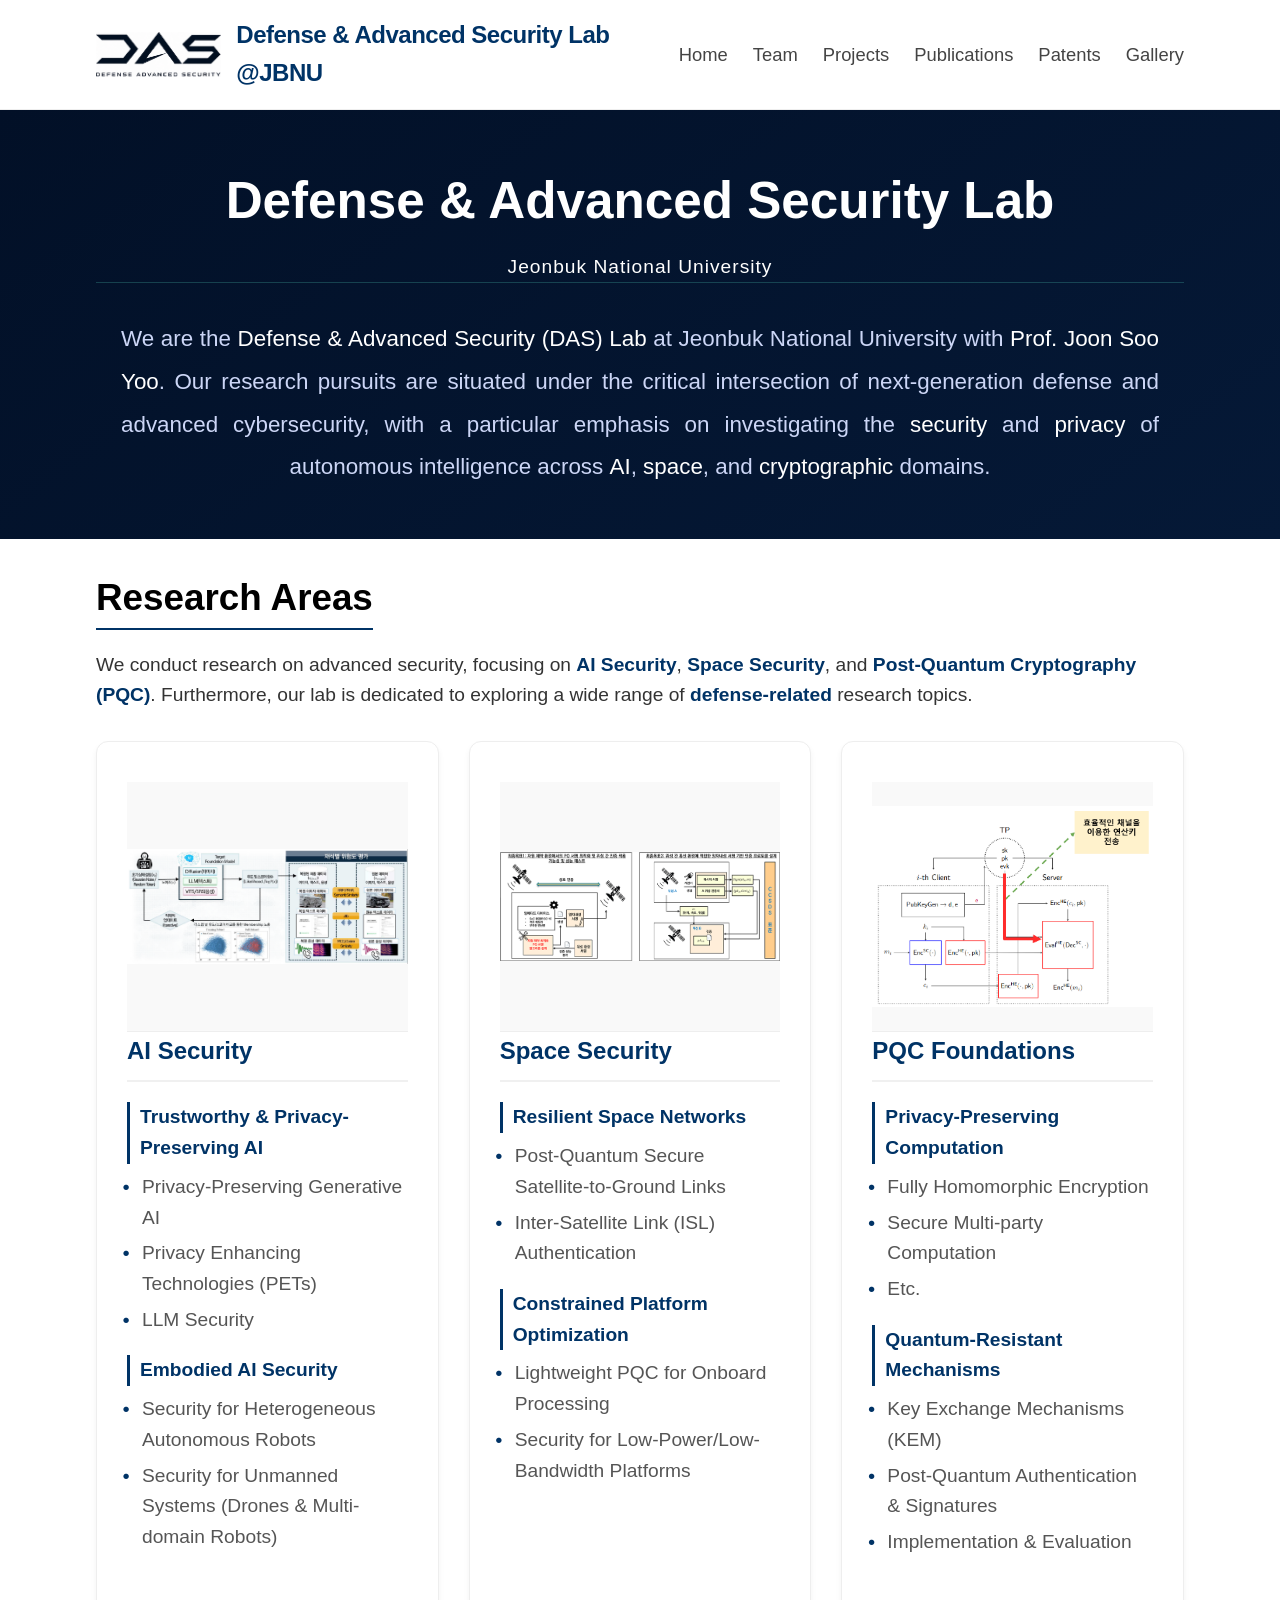
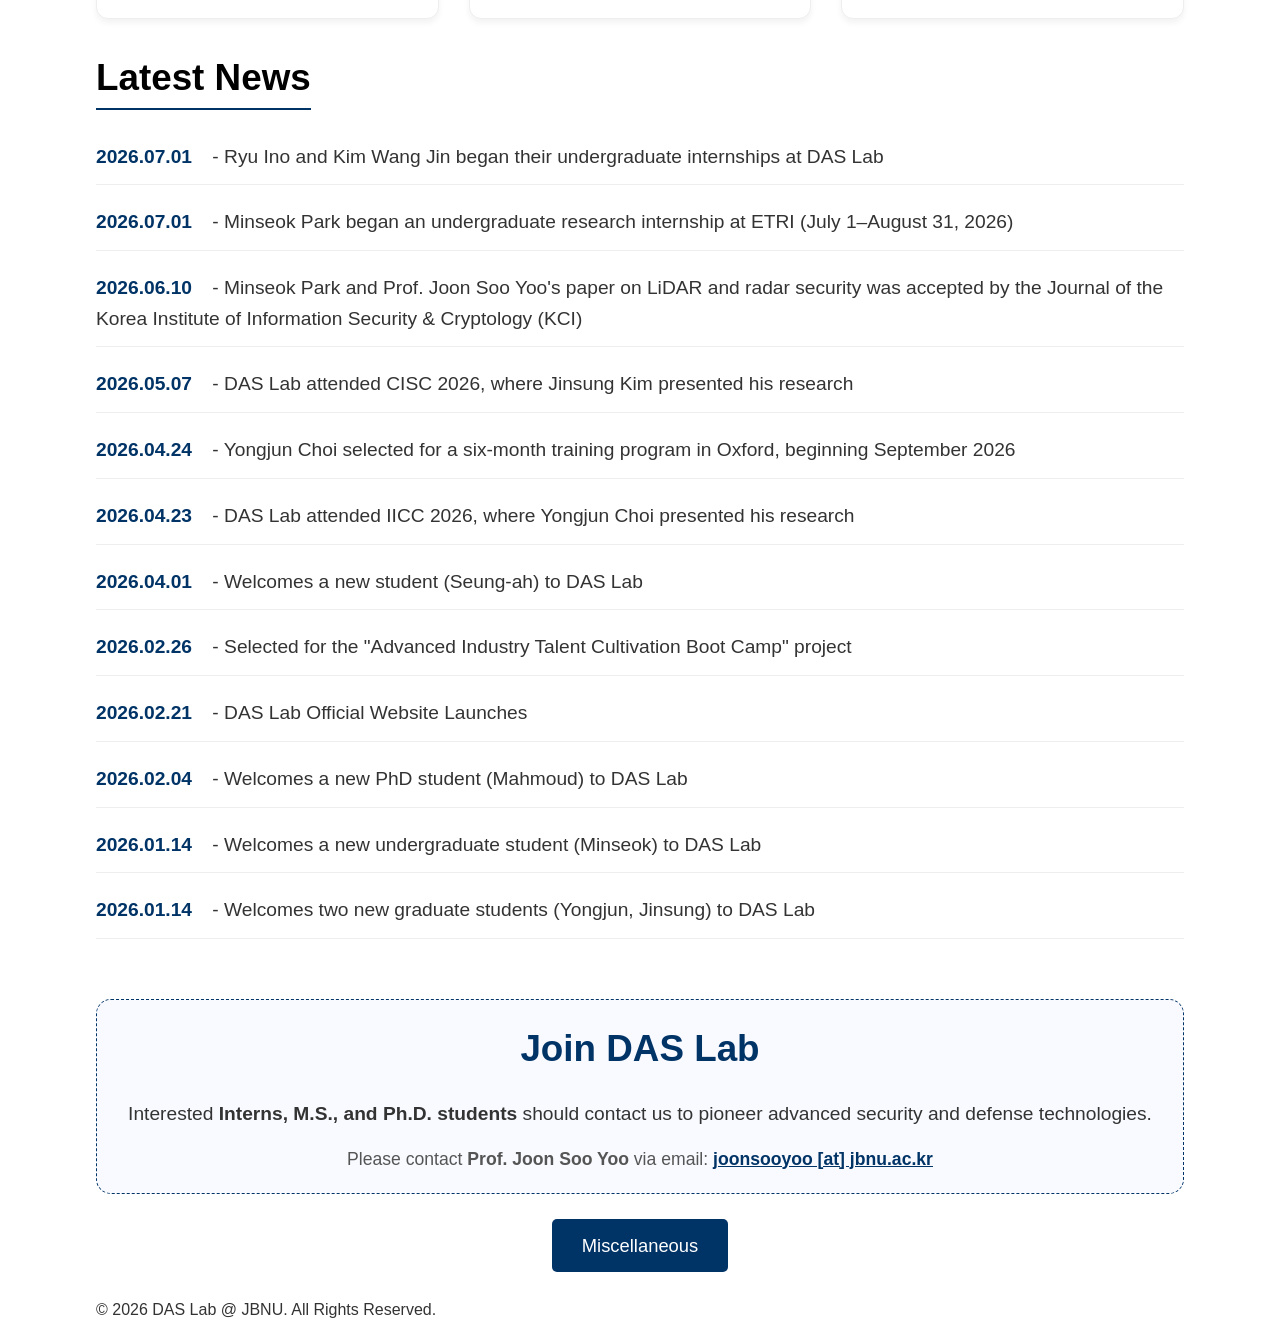
<file: index.html>
<!DOCTYPE html>
<html lang="en">
<head>
    <meta charset="UTF-8">
    <meta name="viewport" content="width=device-width, initial-scale=1.0">
    <meta http-equiv="Content-Security-Policy" content="default-src 'self'; base-uri 'self'; object-src 'none'; frame-ancestors 'self'; img-src 'self'; script-src 'self'; style-src 'self';">
    <meta name="referrer" content="strict-origin-when-cross-origin">
    
    <title>DAS Lab | Defense & Advanced Security Lab @ JBNU</title>
    
    <meta name="description" content="전북대학교 유준수 교수님이 이끄는 국방 및 첨단보안 연구실(DAS Lab)입니다. AI 보안, 우주 보안, 양자내성암호(PQC)를 전문적으로 연구하며 차세대 국방 보안 기술을 선도합니다.">
    <meta name="keywords" content="유준수, 유준수 교수, 전북대학교, 전북대, DAS Lab, 국방보안, AI 보안, 우주 보안, 양자내성암호, PQC, 정보보호, 사이버보안, Joon Soo Yoo, JBNU, Cybersecurity">
    <meta name="author" content="Joon Soo Yoo">

    <meta property="og:title" content="전북대 DAS Lab | 국방 및 첨단보안 연구실">
    <meta property="og:description" content="AI, 우주, 양자보안 기술로 미래 국방의 안전을 책임지는 유준수 교수 연구실(DAS Lab)입니다.">
    <meta property="og:image" content="assets/images/main_logo.png">
    
    <meta property="og:url" content="https://das.jbnu.ac.kr">
    <link rel="canonical" href="https://das.jbnu.ac.kr">

    <meta property="og:type" content="website">

    <link rel="stylesheet" href="css/style.css">
</head>

<body>
    <header>
        <nav class="container">
            <a href="index.html" class="logo-area">
                <img src="assets/images/main_logo.png" alt="DAS Lab JBNU Logo" class="logo-img">
                <span class="lab-name">Defense & Advanced Security Lab @JBNU</span>
            </a>
            <ul class="nav-links">
                <li><a href="index.html">Home</a></li>
                <li><a href="team.html">Team</a></li>
                <li><a href="projects.html">Projects</a></li>
                <li><a href="publications.html">Publications</a></li>
                <li><a href="patents.html">Patents</a></li>
                <li><a href="gallery.html">Gallery</a></li>
            </ul>
        </nav>
    </header>

    <section class="hero">
        <div class="container">
            <div class="hero-content">
                <h1>Defense & Advanced Security Lab</h1>
                <p class="univ-tag">Jeonbuk National University</p>
                
                <div class="description-container">
                    <p class="hero-description">
                        We are the <strong>Defense & Advanced Security (DAS) Lab</strong> at Jeonbuk National University with <strong>Prof. Joon Soo Yoo</strong>. 
                        Our research pursuits are situated under the critical intersection of next-generation defense and advanced cybersecurity, 
                        with a particular emphasis on investigating the <strong>security</strong> and <strong>privacy</strong> 
                        of autonomous intelligence across <strong>AI</strong>, <strong>space</strong>, and <strong>cryptographic</strong> domains.
                    </p>
                </div>
            </div>
        </div>
    </section>

    <section class="research-pillars container">
        <h2 class="section-title">Research Areas</h2>

        <div class="research-summary">
            <p>
                We conduct research on advanced security, focusing on <strong>AI Security</strong>, <strong>Space Security</strong>, 
                and <strong>Post-Quantum Cryptography (PQC)</strong>. Furthermore, our lab is dedicated to exploring 
                a wide range of <strong>defense-related</strong> research topics.
            </p>
        </div>

        <div class="pillar-grid">
            <div class="pillar-card ai-security-card">
                <div class="pillar-image">
                    <img src="assets/images/home/ai-sec.PNG" alt="AI Security Framework for Privacy and Embodied Robotics">
                </div>
                <h3>AI Security</h3>
                <div class="sub-pillar">
                    <h4>Trustworthy & Privacy-Preserving AI</h4>
                    <ul class="detail-list">
                        <li>Privacy-Preserving Generative AI</li>
                        <li>Privacy Enhancing Technologies (PETs)</li>
                        <li>LLM Security</li>
                    </ul>
                </div>
                <div class="sub-pillar">
                    <h4>Embodied AI Security</h4>
                    <ul class="detail-list">
                        <li>Security for Heterogeneous Autonomous Robots</li>
                        <li>Security for Unmanned Systems (Drones & Multi-domain Robots)</li>
                    </ul>
                </div>
            </div>

            <div class="pillar-card space-security-card">
                <div class="pillar-image">
                    <img src="assets/images/home/space-sec.png" alt="Space Security for Satellite-to-Ground Links">
                </div>
                <h3>Space Security</h3>
                <div class="sub-pillar">
                    <h4>Resilient Space Networks</h4>
                    <ul class="detail-list">
                        <li>Post-Quantum Secure Satellite-to-Ground Links</li>
                        <li>Inter-Satellite Link (ISL) Authentication</li>
                    </ul>
                </div>
                <div class="sub-pillar">
                    <h4>Constrained Platform Optimization</h4>
                    <ul class="detail-list">
                        <li>Lightweight PQC for Onboard Processing</li>
                        <li>Security for Low-Power/Low-Bandwidth Platforms</li>
                    </ul>
                </div>
            </div>

            <div class="pillar-card pqc-foundations-card">
                <div class="pillar-image">
                    <img src="assets/images/home/pqc.PNG" alt="Foundational Post-Quantum Cryptography and Privacy-Preserving Computation">
                </div>
                <h3>PQC Foundations</h3>
                <div class="sub-pillar">
                    <h4>Privacy-Preserving Computation</h4>
                    <ul class="detail-list">
                        <li>Fully Homomorphic Encryption</li>
                        <li>Secure Multi-party Computation</li>
                        <li>Etc.</li>
                    </ul>
                </div>
                <div class="sub-pillar">
                    <h4>Quantum-Resistant Mechanisms</h4>
                    <ul class="detail-list">
                        <li>Key Exchange Mechanisms (KEM)</li>
                        <li>Post-Quantum Authentication & Signatures</li>
                        <li>Implementation & Evaluation</li>
                    </ul>
                </div>
            </div>
        </div>
    </section>

    <section class="news container">
        <h2 class="section-title">Latest News</h2>
        <ul class="news-list">
            <li><span class="date">2026.07.01</span> - Ryu Ino and Kim Wang Jin began their undergraduate internships at DAS Lab</li>
            <li><span class="date">2026.07.01</span> - Minseok Park began an undergraduate research internship at ETRI (July 1–August 31, 2026)</li>
            <li><span class="date">2026.06.10</span> - Minseok Park and Prof. Joon Soo Yoo's paper on LiDAR and radar security was accepted by the Journal of the Korea Institute of Information Security &amp; Cryptology (KCI)</li>
            <li><span class="date">2026.05.07</span> - DAS Lab attended CISC 2026, where Jinsung Kim presented his research</li>
            <li><span class="date">2026.04.24</span> - Yongjun Choi selected for a six-month training program in Oxford, beginning September 2026</li>
            <li><span class="date">2026.04.23</span> - DAS Lab attended IICC 2026, where Yongjun Choi presented his research</li>
            <li><span class="date">2026.04.01</span> - Welcomes a new student (Seung-ah) to DAS Lab</li>
            <li><span class="date">2026.02.26</span> - Selected for the "Advanced Industry Talent Cultivation Boot Camp" project</li>
            <li><span class="date">2026.02.21</span> - DAS Lab Official Website Launches</li>
            <li><span class="date">2026.02.04</span> - Welcomes a new PhD student (Mahmoud) to DAS Lab</li>
            <li><span class="date">2026.01.14</span> - Welcomes a new undergraduate student (Minseok) to DAS Lab</li>
            <li><span class="date">2026.01.14</span> - Welcomes two new graduate students (Yongjun, Jinsung) to DAS Lab</li>
        </ul>
    </section>

    <section class="join-us container">
        <div class="join-box">
            <h2 class="section-title">Join DAS Lab</h2>
            <p class="join-text">
                Interested <strong>Interns, M.S., and Ph.D. students</strong> should contact us to pioneer advanced security and defense technologies.
            </p>
            <p class="contact-info">
                Please contact <strong>Prof. Joon Soo Yoo</strong> via email: 
                <span class="email-link">joonsooyoo [at] jbnu.ac.kr</span>
            </p>
        </div>
    </section>

    <div class="miscellaneous-entry container">
        <a class="miscellaneous-link" href="miscellaneous.html">Miscellaneous</a>
    </div>

    <footer class="footer">
        <div class="container">
            <p>&copy; 2026 DAS Lab @ JBNU. All Rights Reserved.</p>
        </div>
    </footer>
</body>
</html>
</file>
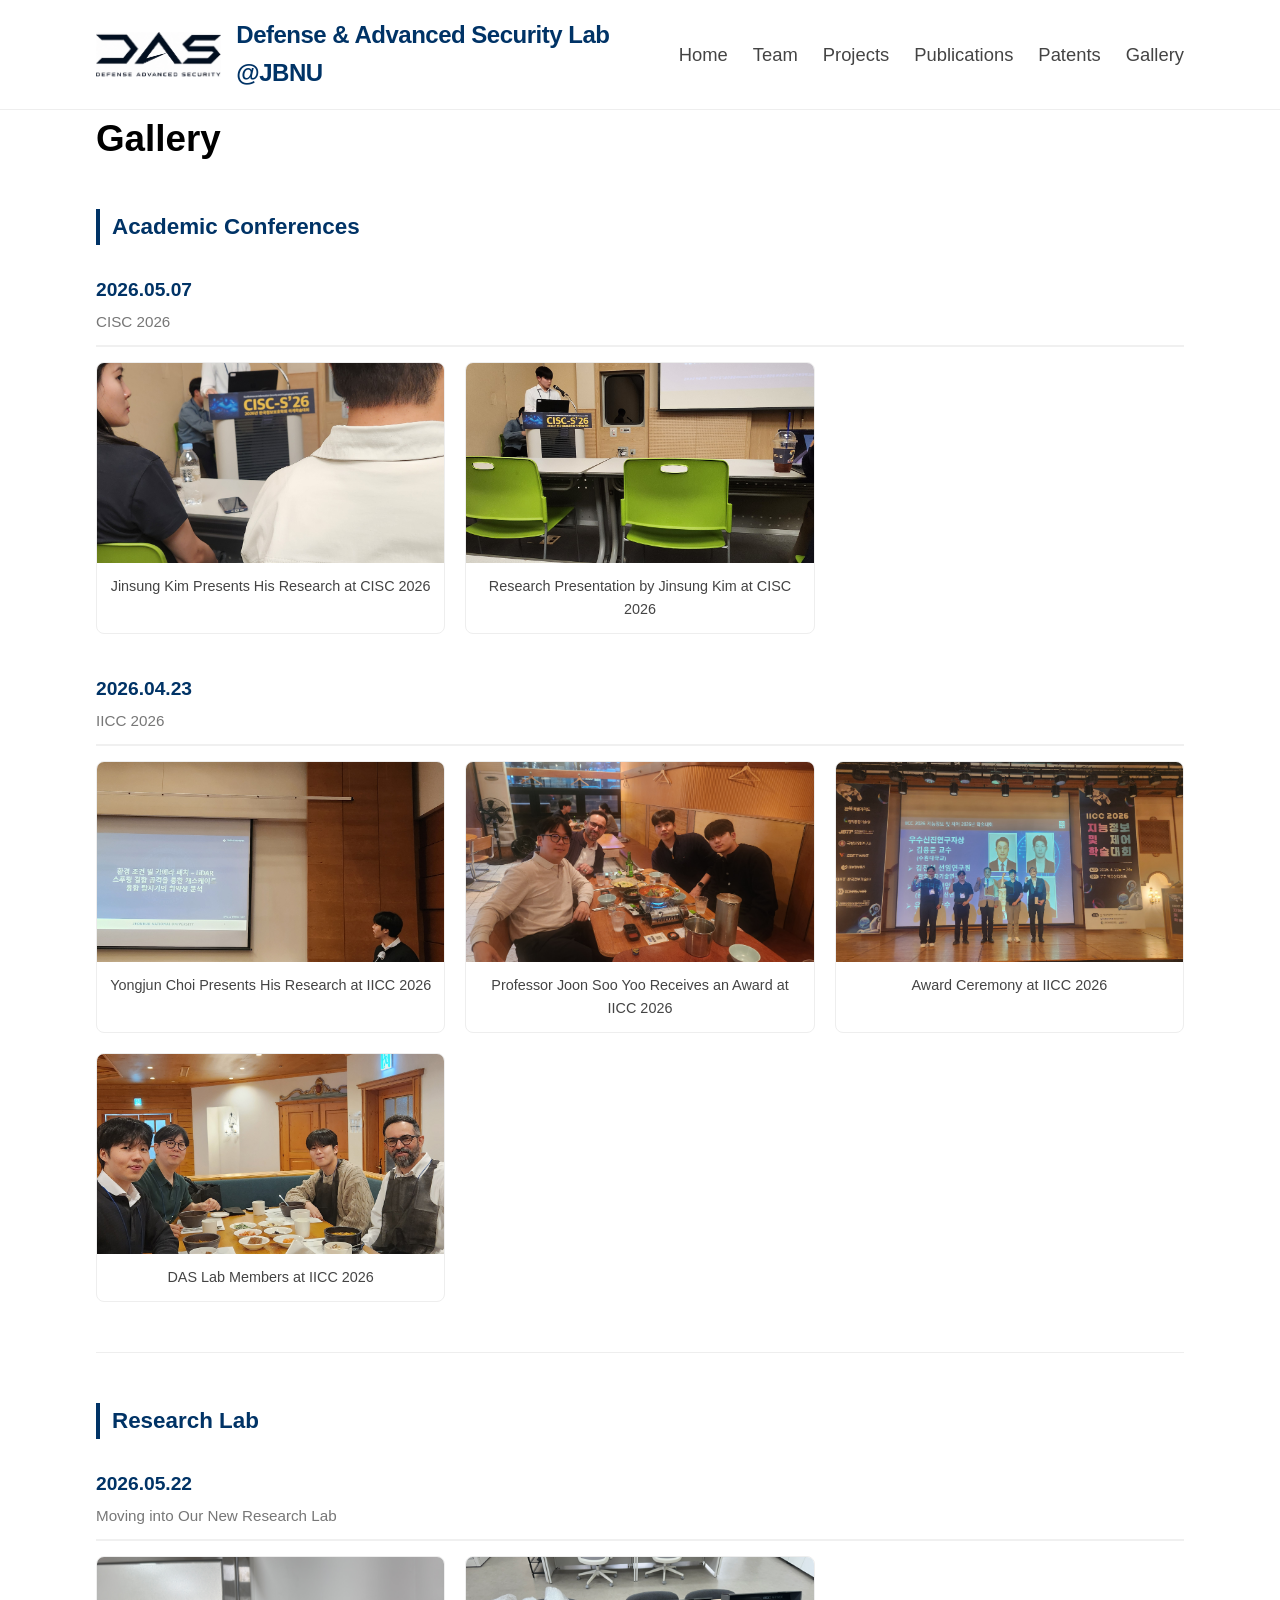
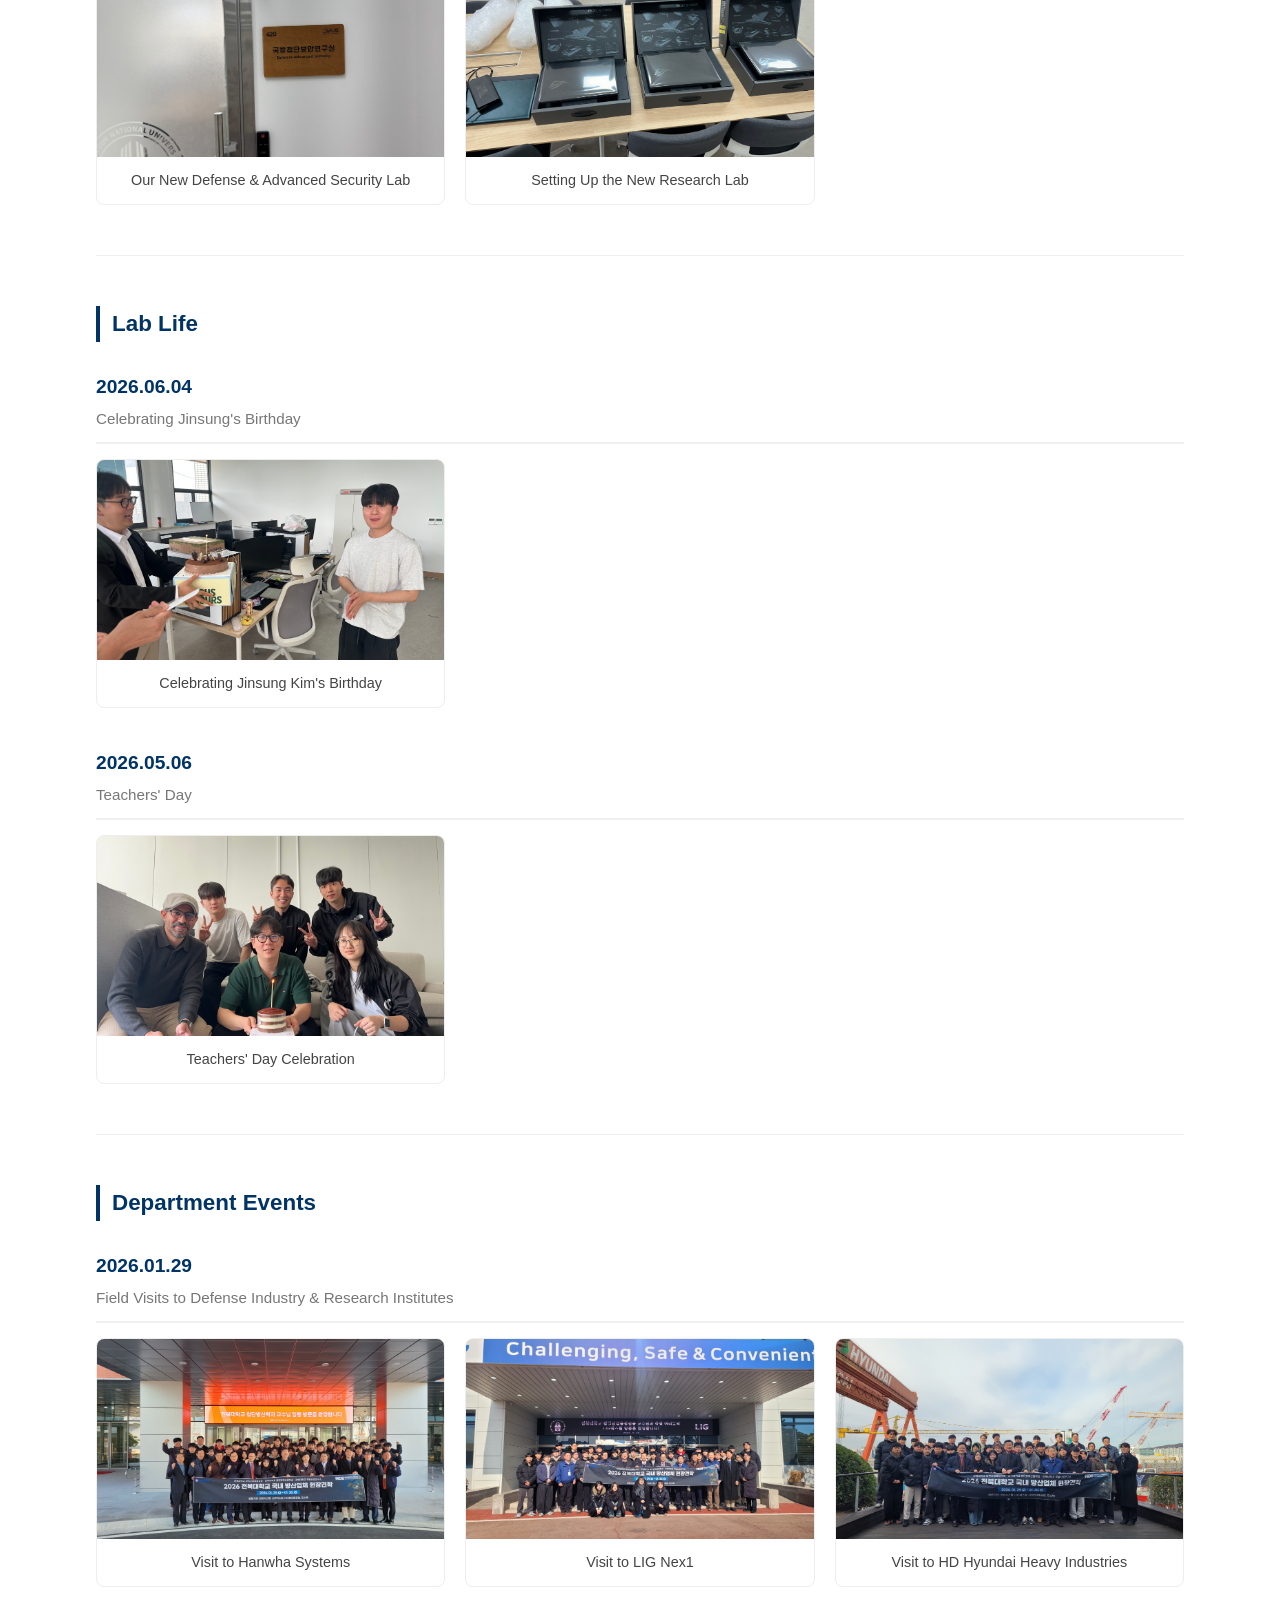
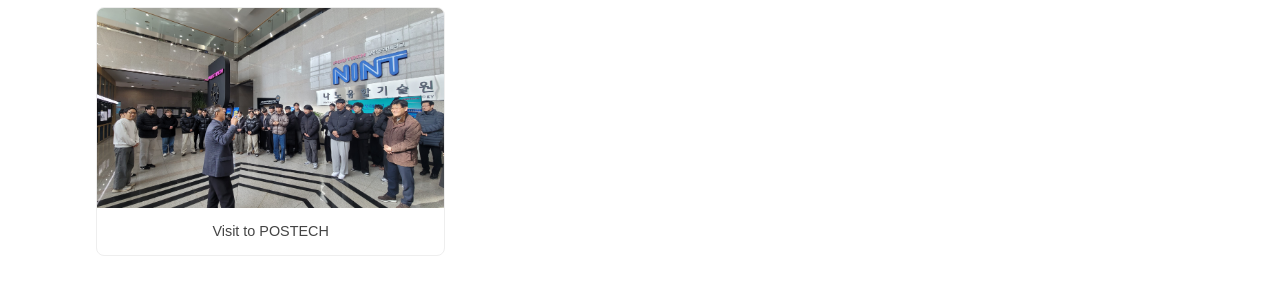
<file: gallery.html>
<!DOCTYPE html>
<html lang="ko">
<head>
    <meta charset="UTF-8">
    <meta name="viewport" content="width=device-width, initial-scale=1.0">
    <meta http-equiv="Content-Security-Policy" content="default-src 'self'; base-uri 'self'; object-src 'none'; frame-ancestors 'self'; img-src 'self'; script-src 'self'; style-src 'self';">
    <meta name="referrer" content="strict-origin-when-cross-origin">
    <title>Gallery - DAS Lab</title>
    <link rel="stylesheet" href="css/style.css">
</head>
<body>
    <header>
        <nav class="container">
            <a href="index.html" class="logo-area">
                <img src="assets/images/main_logo.png" alt="DAS Lab Logo" class="logo-img">
                <span class="lab-name">Defense & Advanced Security Lab @JBNU</span>
            </a>
            <ul class="nav-links">
                <li><a href="index.html">Home</a></li>
                <li><a href="team.html">Team</a></li>
                <li><a href="projects.html">Projects</a></li>
                <li><a href="publications.html">Publications</a></li>
                <li><a href="patents.html">Patents</a></li>
                <li><a href="gallery.html">Gallery</a></li>
            </ul>
        </nav>
    </header>

    <main class="container">
        <h2 class="section-title">Gallery</h2>

        <h3 class="degree-title">Academic Conferences</h3>

        <div class="event-date-header">
            <h4>2026.05.07</h4>
            <p>CISC 2026</p>
        </div>

        <div class="gallery-grid">
            <div class="gallery-item">
                <img src="assets/images/gallery/260507_CISC_진성학회발표.jpg" alt="Jinsung Kim presenting at CISC 2026">
                <p class="gallery-caption">Jinsung Kim Presents His Research at CISC 2026</p>
            </div>
            <div class="gallery-item">
                <img src="assets/images/gallery/260507_CISC_진성학회발표(2).jpg" alt="Jinsung Kim presenting at CISC 2026">
                <p class="gallery-caption">Research Presentation by Jinsung Kim at CISC 2026</p>
            </div>
        </div>

        <div class="event-date-header">
            <h4>2026.04.23</h4>
            <p>IICC 2026</p>
        </div>

        <div class="gallery-grid">
            <div class="gallery-item">
                <img src="assets/images/gallery/260423_IICC학회_학회발표_최용준.jpg" alt="Yongjun Choi presenting at IICC 2026">
                <p class="gallery-caption">Yongjun Choi Presents His Research at IICC 2026</p>
            </div>
            <div class="gallery-item">
                <img src="assets/images/gallery/260423_IICC학회_상받는_유준수.jpg" alt="Professor Joon Soo Yoo receiving an award at IICC 2026">
                <p class="gallery-caption">Professor Joon Soo Yoo Receives an Award at IICC 2026</p>
            </div>
            <div class="gallery-item">
                <img src="assets/images/gallery/260423_IICC학회_상받는_유준수 (2).jpg" alt="Professor Joon Soo Yoo receiving an award at IICC 2026">
                <p class="gallery-caption">Award Ceremony at IICC 2026</p>
            </div>
            <div class="gallery-item">
                <img src="assets/images/gallery/260423_IICC학회_랩실식사.jpg" alt="DAS Lab members at IICC 2026">
                <p class="gallery-caption">DAS Lab Members at IICC 2026</p>
            </div>
        </div>

        <hr class="divider">

        <h3 class="degree-title">Research Lab</h3>

        <div class="event-date-header">
            <h4>2026.05.22</h4>
            <p>Moving into Our New Research Lab</p>
        </div>

        <div class="gallery-grid">
            <div class="gallery-item">
                <img src="assets/images/gallery/260522_이사_국방첨단보안연구실_로고.jpg" alt="Defense and Advanced Security Lab logo in the new lab">
                <p class="gallery-caption">Our New Defense & Advanced Security Lab</p>
            </div>
            <div class="gallery-item">
                <img src="assets/images/gallery/260522_이사_노트북.jpg" alt="Setting up the new DAS Lab">
                <p class="gallery-caption">Setting Up the New Research Lab</p>
            </div>
        </div>

        <hr class="divider">

        <h3 class="degree-title">Lab Life</h3>

        <div class="event-date-header">
            <h4>2026.06.04</h4>
            <p>Celebrating Jinsung's Birthday</p>
        </div>

        <div class="gallery-grid">
            <div class="gallery-item">
                <img src="assets/images/gallery/260604_진성생일.jpg" alt="DAS Lab celebrating Jinsung Kim's birthday">
                <p class="gallery-caption">Celebrating Jinsung Kim's Birthday</p>
            </div>
        </div>

        <div class="event-date-header">
            <h4>2026.05.06</h4>
            <p>Teachers' Day</p>
        </div>

        <div class="gallery-grid">
            <div class="gallery-item">
                <img src="assets/images/gallery/260506_스승의날.jpg" alt="DAS Lab Teachers' Day celebration">
                <p class="gallery-caption">Teachers' Day Celebration</p>
            </div>
        </div>

        <hr class="divider">

        <h3 class="degree-title">Department Events</h3>
        
        <div class="event-date-header">
            <h4>2026.01.29</h4>
            <p>Field Visits to Defense Industry & Research Institutes</p>
        </div>

        <div class="gallery-grid">
            <div class="gallery-item">
                <img src="assets/images/gallery/Hanwha.jpg" alt="Hanwha Systems">
                <p class="gallery-caption">Visit to Hanwha Systems</p>
            </div>
            <div class="gallery-item">
                <img src="assets/images/gallery/LIG.jpg" alt="LIG Nex1">
                <p class="gallery-caption">Visit to LIG Nex1</p>
            </div>
            <div class="gallery-item">
                <img src="assets/images/gallery/HD.jpg" alt="HD Hyundai">
                <p class="gallery-caption">Visit to HD Hyundai Heavy Industries</p>
            </div>
            <div class="gallery-item">
                <img src="assets/images/gallery/Postech.jpg" alt="POSTECH">
                <p class="gallery-caption">Visit to POSTECH</p>
            </div>
        </div>
    </main>

    <script src="js/main.js"></script>
</body>
</html>
</file>
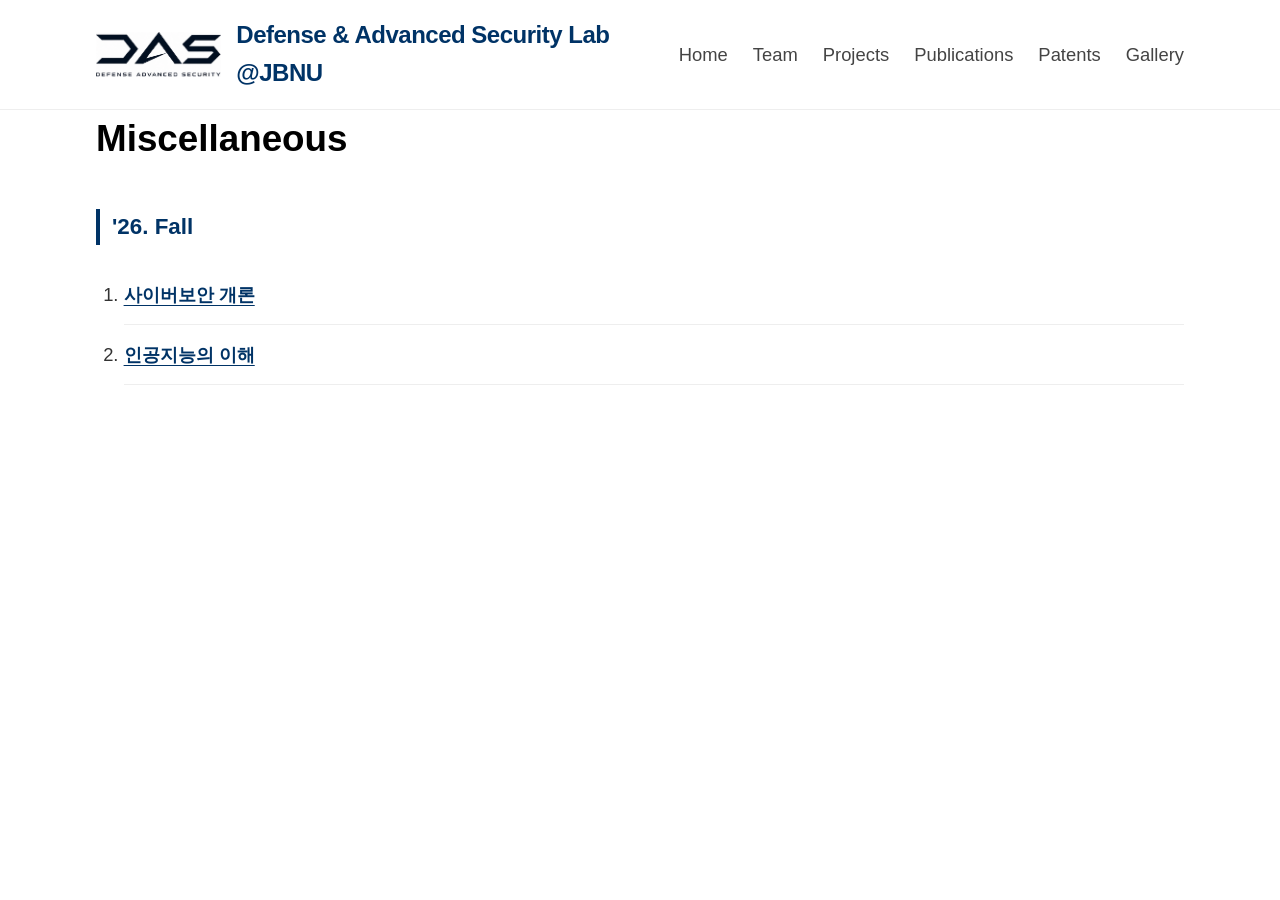
<file: miscellaneous.html>
<!DOCTYPE html>
<html lang="ko">
<head>
    <meta charset="UTF-8">
    <meta name="viewport" content="width=device-width, initial-scale=1.0">
    <meta http-equiv="Content-Security-Policy" content="default-src 'self'; base-uri 'self'; object-src 'none'; frame-ancestors 'self'; img-src 'self'; script-src 'self'; style-src 'self';">
    <meta name="referrer" content="strict-origin-when-cross-origin">
    <title>Miscellaneous - DAS Lab</title>
    <link rel="stylesheet" href="css/style.css">
</head>
<body>
    <header>
        <nav class="container">
            <a href="index.html" class="logo-area">
                <img src="assets/images/main_logo.png" alt="DAS Lab Logo" class="logo-img">
                <span class="lab-name">Defense & Advanced Security Lab @JBNU</span>
            </a>
            <ul class="nav-links">
                <li><a href="index.html">Home</a></li>
                <li><a href="team.html">Team</a></li>
                <li><a href="projects.html">Projects</a></li>
                <li><a href="publications.html">Publications</a></li>
                <li><a href="patents.html">Patents</a></li>
                <li><a href="gallery.html">Gallery</a></li>
            </ul>
        </nav>
    </header>

    <main class="container">
        <h2 class="section-title">Miscellaneous</h2>

        <section aria-labelledby="fall-2026">
            <h3 class="degree-title" id="fall-2026">'26. Fall</h3>
            <ol class="course-list">
                <li><a href="https://joonsooyoo.github.io/cybersecurity-2026/">사이버보안 개론</a></li>
                <li><a href="https://joonsooyoo.github.io/ai-class-26/lectures.html">인공지능의 이해</a></li>
            </ol>
        </section>
    </main>

    <script src="js/main.js"></script>
</body>
</html>
</file>
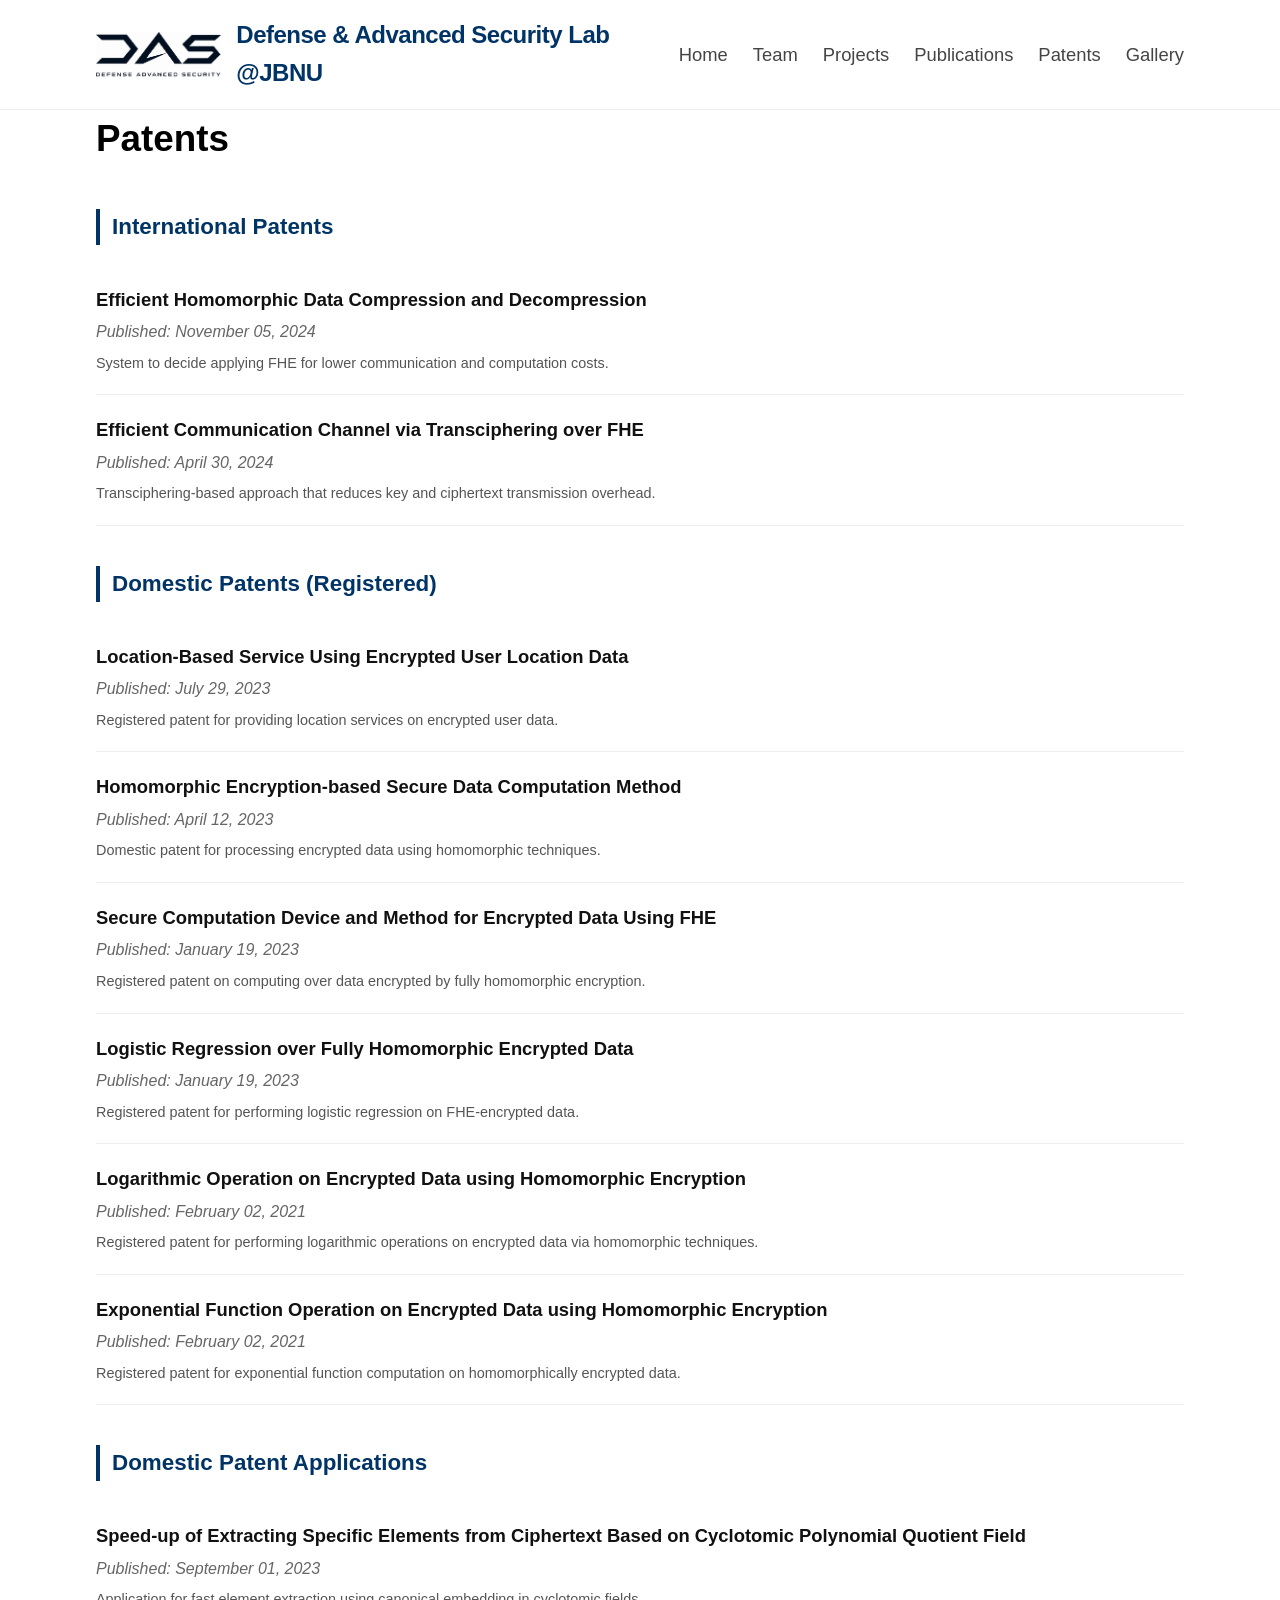
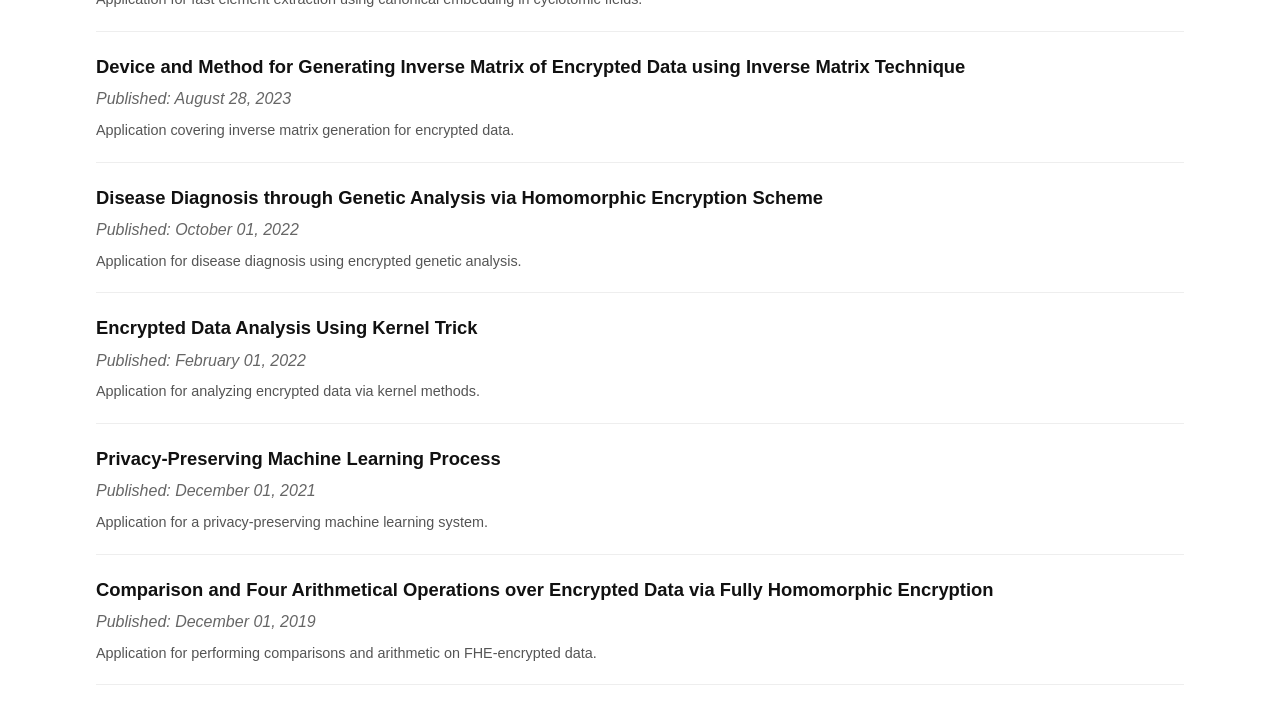
<file: patents.html>
<!DOCTYPE html>
<html lang="ko">
<head>
    <meta charset="UTF-8">
    <meta name="viewport" content="width=device-width, initial-scale=1.0">
    <meta http-equiv="Content-Security-Policy" content="default-src 'self'; base-uri 'self'; object-src 'none'; frame-ancestors 'self'; img-src 'self'; script-src 'self'; style-src 'self';">
    <meta name="referrer" content="strict-origin-when-cross-origin">
    <title>Patents - DAS Lab</title>
    <link rel="stylesheet" href="css/style.css">
</head>
<body>
    <header>
        <nav class="container">
            <a href="index.html" class="logo-area">
                <img src="assets/images/main_logo.png" alt="DAS Lab Logo" class="logo-img">
                <span class="lab-name">Defense & Advanced Security Lab @JBNU</span>
            </a>
            <ul class="nav-links">
                <li><a href="index.html">Home</a></li>
                <li><a href="team.html">Team</a></li>
                <li><a href="projects.html">Projects</a></li>
                <li><a href="publications.html">Publications</a></li>
                <li><a href="patents.html">Patents</a></li>
                <li><a href="gallery.html">Gallery</a></li>
            </ul>
        </nav>
    </header>

    <main class="container">
        <h2 class="section-title">Patents</h2>

        <h3 class="degree-title">International Patents</h3>
        <div class="pub-list">
            <div class="pub-item">
                <p class="pub-title">Efficient Homomorphic Data Compression and Decompression</p>
                <p class="pub-venue">Published: November 05, 2024</p>
                <p class="pub-desc">System to decide applying FHE for lower communication and computation costs.</p>
            </div>
            <div class="pub-item">
                <p class="pub-title">Efficient Communication Channel via Transciphering over FHE</p>
                <p class="pub-venue">Published: April 30, 2024</p>
                <p class="pub-desc">Transciphering-based approach that reduces key and ciphertext transmission overhead.</p>
            </div>
        </div>

        <h3 class="degree-title">Domestic Patents (Registered)</h3>
        <div class="pub-list">
            <div class="pub-item">
                <p class="pub-title">Location-Based Service Using Encrypted User Location Data</p>
                <p class="pub-venue">Published: July 29, 2023</p>
                <p class="pub-desc">Registered patent for providing location services on encrypted user data.</p>
            </div>
            <div class="pub-item">
                <p class="pub-title">Homomorphic Encryption-based Secure Data Computation Method</p>
                <p class="pub-venue">Published: April 12, 2023</p>
                <p class="pub-desc">Domestic patent for processing encrypted data using homomorphic techniques.</p>
            </div>
            <div class="pub-item">
                <p class="pub-title">Secure Computation Device and Method for Encrypted Data Using FHE</p>
                <p class="pub-venue">Published: January 19, 2023</p>
                <p class="pub-desc">Registered patent on computing over data encrypted by fully homomorphic encryption.</p>
            </div>
            <div class="pub-item">
                <p class="pub-title">Logistic Regression over Fully Homomorphic Encrypted Data</p>
                <p class="pub-venue">Published: January 19, 2023</p>
                <p class="pub-desc">Registered patent for performing logistic regression on FHE-encrypted data.</p>
            </div>
            <div class="pub-item">
                <p class="pub-title">Logarithmic Operation on Encrypted Data using Homomorphic Encryption</p>
                <p class="pub-venue">Published: February 02, 2021</p>
                <p class="pub-desc">Registered patent for performing logarithmic operations on encrypted data via homomorphic techniques.</p>
            </div>
            <div class="pub-item">
                <p class="pub-title">Exponential Function Operation on Encrypted Data using Homomorphic Encryption</p>
                <p class="pub-venue">Published: February 02, 2021</p>
                <p class="pub-desc">Registered patent for exponential function computation on homomorphically encrypted data.</p>
            </div>
        </div>

        <h3 class="degree-title">Domestic Patent Applications</h3>
        <div class="pub-list">
            <div class="pub-item">
                <p class="pub-title">Speed-up of Extracting Specific Elements from Ciphertext Based on Cyclotomic Polynomial Quotient Field</p>
                <p class="pub-venue">Published: September 01, 2023</p>
                <p class="pub-desc">Application for fast element extraction using canonical embedding in cyclotomic fields.</p>
            </div>
            <div class="pub-item">
                <p class="pub-title">Device and Method for Generating Inverse Matrix of Encrypted Data using Inverse Matrix Technique</p>
                <p class="pub-venue">Published: August 28, 2023</p>
                <p class="pub-desc">Application covering inverse matrix generation for encrypted data.</p>
            </div>
            <div class="pub-item">
                <p class="pub-title">Disease Diagnosis through Genetic Analysis via Homomorphic Encryption Scheme</p>
                <p class="pub-venue">Published: October 01, 2022</p>
                <p class="pub-desc">Application for disease diagnosis using encrypted genetic analysis.</p>
            </div>
            <div class="pub-item">
                <p class="pub-title">Encrypted Data Analysis Using Kernel Trick</p>
                <p class="pub-venue">Published: February 01, 2022</p>
                <p class="pub-desc">Application for analyzing encrypted data via kernel methods.</p>
            </div>
            <div class="pub-item">
                <p class="pub-title">Privacy-Preserving Machine Learning Process</p>
                <p class="pub-venue">Published: December 01, 2021</p>
                <p class="pub-desc">Application for a privacy-preserving machine learning system.</p>
            </div>
            <div class="pub-item">
                <p class="pub-title">Comparison and Four Arithmetical Operations over Encrypted Data via Fully Homomorphic Encryption</p>
                <p class="pub-venue">Published: December 01, 2019</p>
                <p class="pub-desc">Application for performing comparisons and arithmetic on FHE-encrypted data.</p>
            </div>
        </div>
    </main>

    <script src="js/main.js"></script>
</body>
</html>
</file>
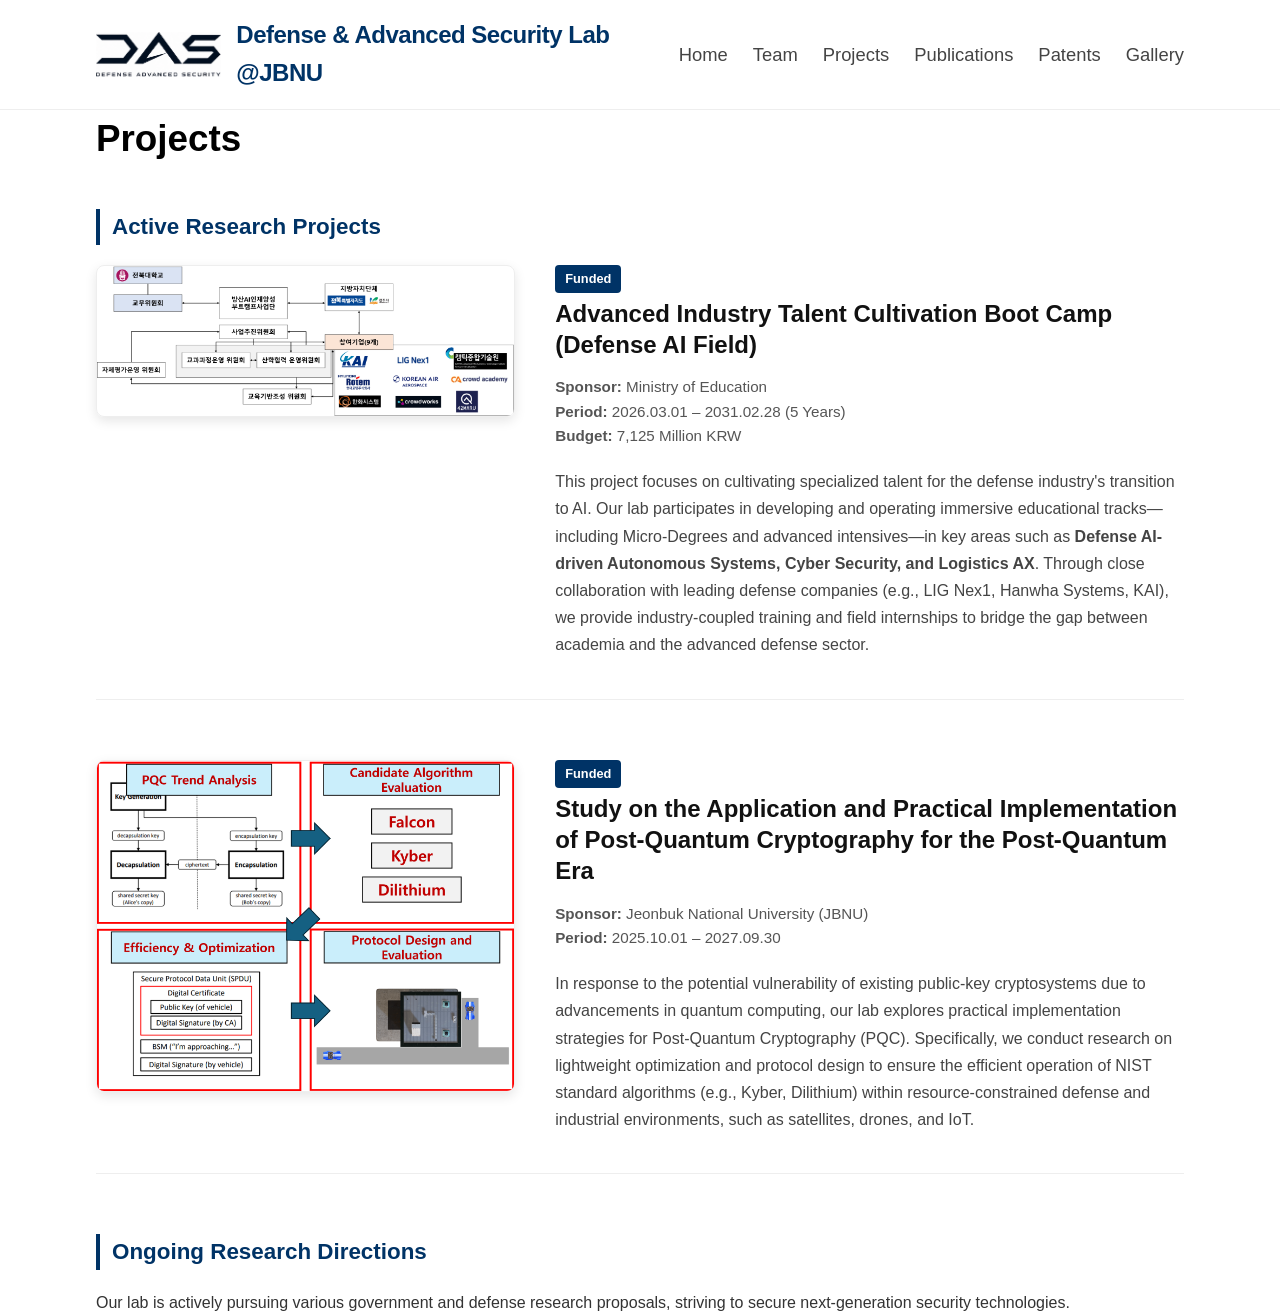
<file: projects.html>
<!DOCTYPE html>
<html lang="ko">
<head>
    <meta charset="UTF-8">
    <meta name="viewport" content="width=device-width, initial-scale=1.0">
    <meta http-equiv="Content-Security-Policy" content="default-src 'self'; base-uri 'self'; object-src 'none'; frame-ancestors 'self'; img-src 'self'; script-src 'self'; style-src 'self';">
    <meta name="referrer" content="strict-origin-when-cross-origin">
    <title>Projects - DAS Lab</title>
    <link rel="stylesheet" href="css/style.css">
</head>
<body>
    <header>
        <nav class="container">
            <a href="index.html" class="logo-area">
                <img src="assets/images/main_logo.png" alt="DAS Lab Logo" class="logo-img">
                <span class="lab-name">Defense & Advanced Security Lab @JBNU</span>
            </a>
            <ul class="nav-links">
                <li><a href="index.html">Home</a></li>
                <li><a href="team.html">Team</a></li>
                <li><a href="projects.html">Projects</a></li>
                <li><a href="publications.html">Publications</a></li>
                <li><a href="patents.html">Patents</a></li>
                <li><a href="gallery.html">Gallery</a></li>
            </ul>
        </nav>
    </header>

<main class="container">
    <h2 class="section-title">Projects</h2>

    <h3 class="degree-title">Active Research Projects</h3>
    <section class="project-item">
        <div class="project-image">
            <img src="assets/images/projects/jbnu_bootcamp.png" alt="Defense AI Boot Camp Organization">
        </div>
        <div class="project-info">
            <span class="project-tag">Funded</span>
            <h3>Advanced Industry Talent Cultivation Boot Camp (Defense AI Field)</h3>
            <p class="project-meta">
                <strong>Sponsor:</strong> Ministry of Education<br>
                <strong>Period:</strong> 2026.03.01 – 2031.02.28 (5 Years)<br>
                <strong>Budget:</strong> 7,125 Million KRW
            </p>
            <p class="project-desc">
                This project focuses on cultivating specialized talent for the defense industry's transition to AI. Our lab participates in developing and operating immersive educational tracks—including Micro-Degrees and advanced intensives—in key areas such as <strong>Defense AI-driven Autonomous Systems, Cyber Security, and Logistics AX</strong>. Through close collaboration with leading defense companies (e.g., LIG Nex1, Hanwha Systems, KAI), we provide industry-coupled training and field internships to bridge the gap between academia and the advanced defense sector.
            </p>
        </div>
    </section>

    <section class="project-item">
        <div class="project-image">
            <img src="assets/images/projects/jbnu_fund.PNG" alt="PQC Research Flow">
        </div>
        <div class="project-info">
            <span class="project-tag">Funded</span>
            <h3>Study on the Application and Practical Implementation of Post-Quantum Cryptography for the Post-Quantum Era</h3>
            <p class="project-meta">
                <strong>Sponsor:</strong> Jeonbuk National University (JBNU)<br>
                <strong>Period:</strong> 2025.10.01 – 2027.09.30
            </p>
            <p class="project-desc">
                In response to the potential vulnerability of existing public-key cryptosystems due to advancements in quantum computing, our lab explores practical implementation strategies for Post-Quantum Cryptography (PQC). Specifically, we conduct research on lightweight optimization and protocol design to ensure the efficient operation of NIST standard algorithms (e.g., Kyber, Dilithium) within resource-constrained defense and industrial environments, such as satellites, drones, and IoT.
            </p>
        </div>
    </section>

    <section class="upcoming-projects">
        <h3 class="degree-title">Ongoing Research Directions</h3>
        <p class="upcoming-intro">
            Our lab is actively pursuing various government and defense research proposals, striving to secure next-generation security technologies. 
        </p>
        <!-- <ul class="upcoming-list">
            <li>Secure Satellite-to-Ground Communication via PQC</li>
            <li>Adversarial Robustness in Defense AI Systems</li>
            <li>Hardware-Software Co-design for Efficient Homomorphic Encryption</li>
            <li>Anti-tampering Technologies for Unmanned Systems</li>
        </ul> -->
    </section>
</main>

    <script src="js/main.js"></script>
</body>
</html>
</file>
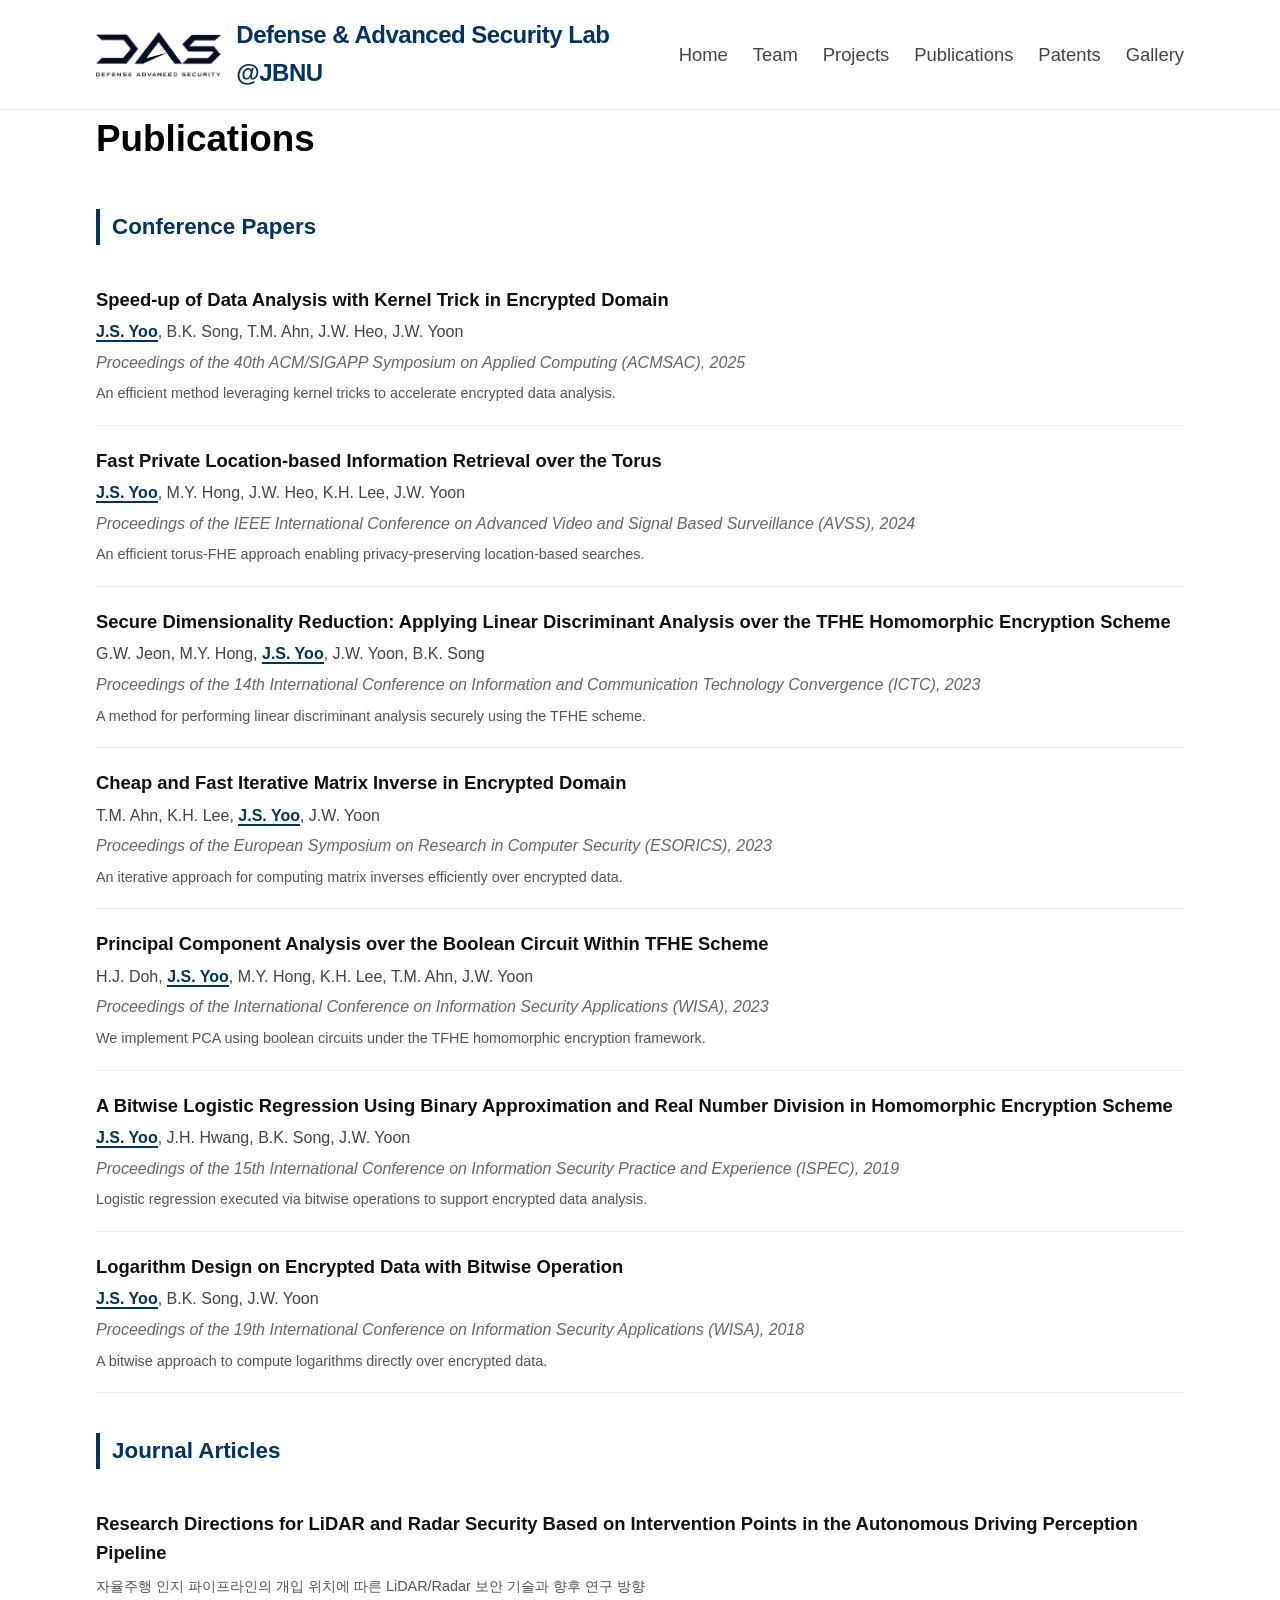
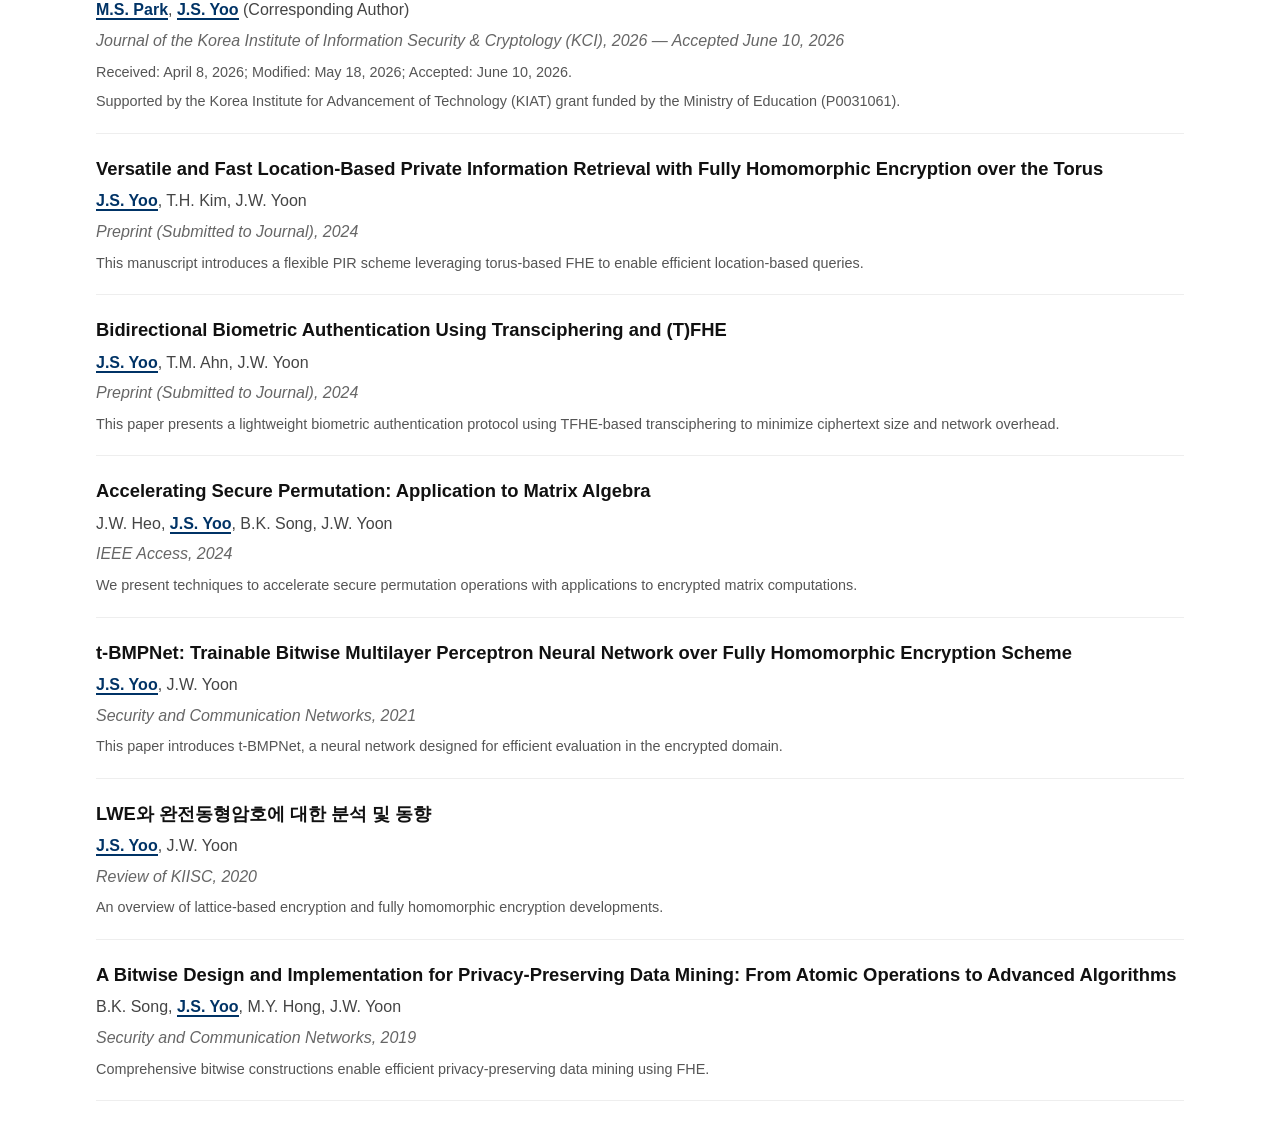
<file: publications.html>
<!DOCTYPE html>
<html lang="ko">
<head>
    <meta charset="UTF-8">
    <meta name="viewport" content="width=device-width, initial-scale=1.0">
    <meta http-equiv="Content-Security-Policy" content="default-src 'self'; base-uri 'self'; object-src 'none'; frame-ancestors 'self'; img-src 'self'; script-src 'self'; style-src 'self';">
    <meta name="referrer" content="strict-origin-when-cross-origin">
    <title>Publications - DAS Lab</title>
    <link rel="stylesheet" href="css/style.css">
</head>
<body>
    <header>
        <nav class="container">
            <a href="index.html" class="logo-area">
                <img src="assets/images/main_logo.png" alt="DAS Lab Logo" class="logo-img">
                <span class="lab-name">Defense & Advanced Security Lab @JBNU</span>
            </a>
            <ul class="nav-links">
                <li><a href="index.html">Home</a></li>
                <li><a href="team.html">Team</a></li>
                <li><a href="projects.html">Projects</a></li>
                <li><a href="publications.html">Publications</a></li>
                <li><a href="patents.html">Patents</a></li>
                <li><a href="gallery.html">Gallery</a></li>
            </ul>
        </nav>
    </header>

    <main class="container">
        <h2 class="section-title">Publications</h2>
        
        <!-- <p class="scholar-link">
            You can also find my articles on my <a href="https://scholar.google.com/citations?user=cZFKUCQAAAAJ&hl=en" target="_blank">Google Scholar profile</a>.
        </p> -->

        <h3 class="degree-title">Conference Papers</h3>
        <div class="pub-list">
            <div class="pub-item">
                <p class="pub-title">Speed-up of Data Analysis with Kernel Trick in Encrypted Domain</p>
                <p class="pub-authors"><strong>J.S. Yoo</strong>, B.K. Song, T.M. Ahn, J.W. Heo, J.W. Yoon</p>
                <p class="pub-venue">Proceedings of the 40th ACM/SIGAPP Symposium on Applied Computing (ACMSAC), 2025</p>
                <p class="pub-desc">An efficient method leveraging kernel tricks to accelerate encrypted data analysis.</p>
            </div>
            <div class="pub-item">
                <p class="pub-title">Fast Private Location-based Information Retrieval over the Torus</p>
                <p class="pub-authors"><strong>J.S. Yoo</strong>, M.Y. Hong, J.W. Heo, K.H. Lee, J.W. Yoon</p>
                <p class="pub-venue">Proceedings of the IEEE International Conference on Advanced Video and Signal Based Surveillance (AVSS), 2024</p>
                <p class="pub-desc">An efficient torus-FHE approach enabling privacy-preserving location-based searches.</p>
            </div>
            <div class="pub-item">
                <p class="pub-title">Secure Dimensionality Reduction: Applying Linear Discriminant Analysis over the TFHE Homomorphic Encryption Scheme</p>
                <p class="pub-authors">G.W. Jeon, M.Y. Hong, <strong>J.S. Yoo</strong>, J.W. Yoon, B.K. Song</p>
                <p class="pub-venue">Proceedings of the 14th International Conference on Information and Communication Technology Convergence (ICTC), 2023</p>
                <p class="pub-desc">A method for performing linear discriminant analysis securely using the TFHE scheme.</p>
            </div>
            <div class="pub-item">
                <p class="pub-title">Cheap and Fast Iterative Matrix Inverse in Encrypted Domain</p>
                <p class="pub-authors">T.M. Ahn, K.H. Lee, <strong>J.S. Yoo</strong>, J.W. Yoon</p>
                <p class="pub-venue">Proceedings of the European Symposium on Research in Computer Security (ESORICS), 2023</p>
                <p class="pub-desc">An iterative approach for computing matrix inverses efficiently over encrypted data.</p>
            </div>
            <div class="pub-item">
                <p class="pub-title">Principal Component Analysis over the Boolean Circuit Within TFHE Scheme</p>
                <p class="pub-authors">H.J. Doh, <strong>J.S. Yoo</strong>, M.Y. Hong, K.H. Lee, T.M. Ahn, J.W. Yoon</p>
                <p class="pub-venue">Proceedings of the International Conference on Information Security Applications (WISA), 2023</p>
                <p class="pub-desc">We implement PCA using boolean circuits under the TFHE homomorphic encryption framework.</p>
            </div>
            <div class="pub-item">
                <p class="pub-title">A Bitwise Logistic Regression Using Binary Approximation and Real Number Division in Homomorphic Encryption Scheme</p>
                <p class="pub-authors"><strong>J.S. Yoo</strong>, J.H. Hwang, B.K. Song, J.W. Yoon</p>
                <p class="pub-venue">Proceedings of the 15th International Conference on Information Security Practice and Experience (ISPEC), 2019</p>
                <p class="pub-desc">Logistic regression executed via bitwise operations to support encrypted data analysis.</p>
            </div>
            <div class="pub-item">
                <p class="pub-title">Logarithm Design on Encrypted Data with Bitwise Operation</p>
                <p class="pub-authors"><strong>J.S. Yoo</strong>, B.K. Song, J.W. Yoon</p>
                <p class="pub-venue">Proceedings of the 19th International Conference on Information Security Applications (WISA), 2018</p>
                <p class="pub-desc">A bitwise approach to compute logarithms directly over encrypted data.</p>
            </div>
        </div>

        <h3 class="degree-title">Journal Articles</h3>
        <div class="pub-list">
            <div class="pub-item">
                <p class="pub-title">Research Directions for LiDAR and Radar Security Based on Intervention Points in the Autonomous Driving Perception Pipeline</p>
                <p class="pub-desc" lang="ko">자율주행 인지 파이프라인의 개입 위치에 따른 LiDAR/Radar 보안 기술과 향후 연구 방향</p>
                <p class="pub-authors"><strong>M.S. Park</strong>, <strong>J.S. Yoo</strong> (Corresponding Author)</p>
                <p class="pub-venue">Journal of the Korea Institute of Information Security &amp; Cryptology (KCI), 2026 — Accepted June 10, 2026</p>
                <p class="pub-desc">Received: April 8, 2026; Modified: May 18, 2026; Accepted: June 10, 2026.</p>
                <p class="pub-desc">Supported by the Korea Institute for Advancement of Technology (KIAT) grant funded by the Ministry of Education (P0031061).</p>
            </div>
            <div class="pub-item">
                <p class="pub-title">Versatile and Fast Location-Based Private Information Retrieval with Fully Homomorphic Encryption over the Torus</p>
                <p class="pub-authors"><strong>J.S. Yoo</strong>, T.H. Kim, J.W. Yoon</p>
                <p class="pub-venue">Preprint (Submitted to Journal), 2024</p>
                <p class="pub-desc">This manuscript introduces a flexible PIR scheme leveraging torus-based FHE to enable efficient location-based queries.</p>
            </div>
            <div class="pub-item">
                <p class="pub-title">Bidirectional Biometric Authentication Using Transciphering and (T)FHE</p>
                <p class="pub-authors"><strong>J.S. Yoo</strong>, T.M. Ahn, J.W. Yoon</p>
                <p class="pub-venue">Preprint (Submitted to Journal), 2024</p>
                <p class="pub-desc">This paper presents a lightweight biometric authentication protocol using TFHE-based transciphering to minimize ciphertext size and network overhead.</p>
            </div>
            <div class="pub-item">
                <p class="pub-title">Accelerating Secure Permutation: Application to Matrix Algebra</p>
                <p class="pub-authors">J.W. Heo, <strong>J.S. Yoo</strong>, B.K. Song, J.W. Yoon</p>
                <p class="pub-venue">IEEE Access, 2024</p>
                <p class="pub-desc">We present techniques to accelerate secure permutation operations with applications to encrypted matrix computations.</p>
            </div>
            <div class="pub-item">
                <p class="pub-title">t-BMPNet: Trainable Bitwise Multilayer Perceptron Neural Network over Fully Homomorphic Encryption Scheme</p>
                <p class="pub-authors"><strong>J.S. Yoo</strong>, J.W. Yoon</p>
                <p class="pub-venue">Security and Communication Networks, 2021</p>
                <p class="pub-desc">This paper introduces t-BMPNet, a neural network designed for efficient evaluation in the encrypted domain.</p>
            </div>
            <div class="pub-item">
                <p class="pub-title">LWE와 완전동형암호에 대한 분석 및 동향</p>
                <p class="pub-authors"><strong>J.S. Yoo</strong>, J.W. Yoon</p>
                <p class="pub-venue">Review of KIISC, 2020</p>
                <p class="pub-desc">An overview of lattice-based encryption and fully homomorphic encryption developments.</p>
            </div>
            <div class="pub-item">
                <p class="pub-title">A Bitwise Design and Implementation for Privacy-Preserving Data Mining: From Atomic Operations to Advanced Algorithms</p>
                <p class="pub-authors">B.K. Song, <strong>J.S. Yoo</strong>, M.Y. Hong, J.W. Yoon</p>
                <p class="pub-venue">Security and Communication Networks, 2019</p>
                <p class="pub-desc">Comprehensive bitwise constructions enable efficient privacy-preserving data mining using FHE.</p>
            </div>
        </div>

    <script src="js/main.js"></script>
</body>
</html>
</file>
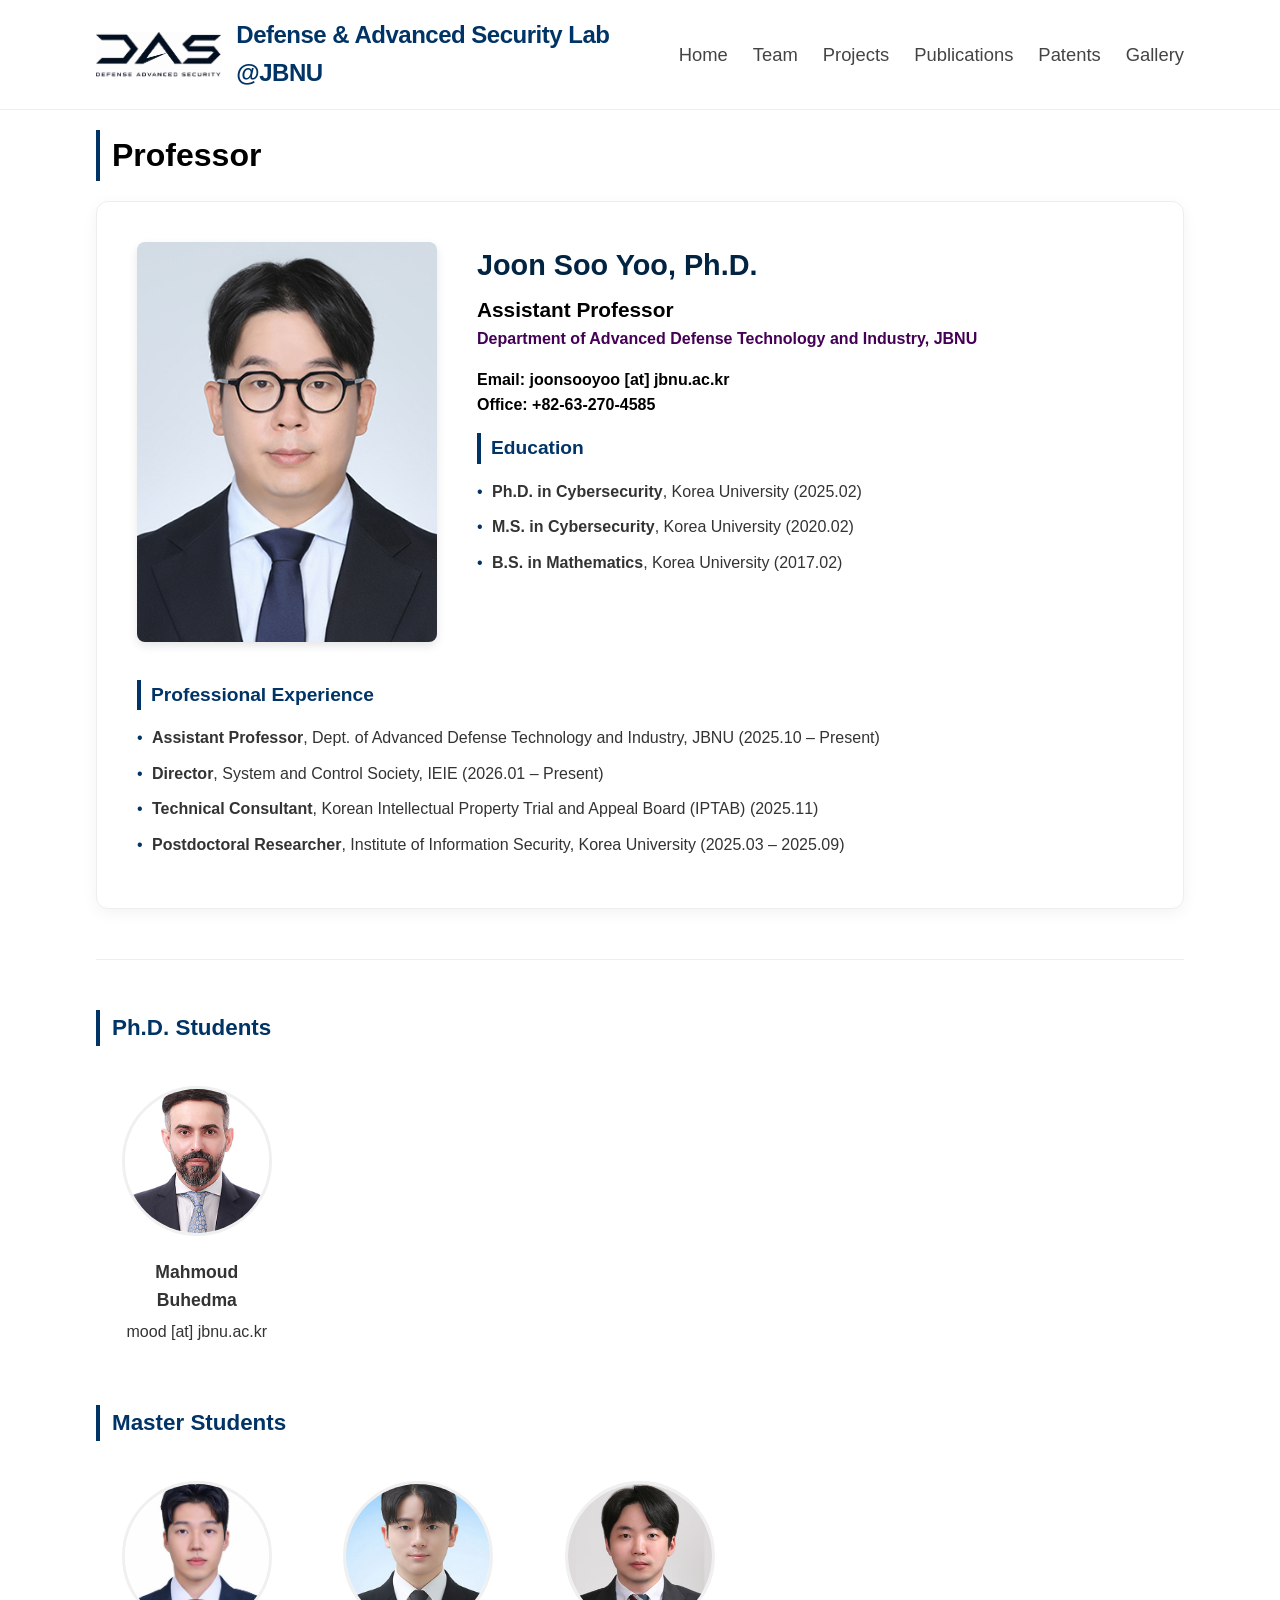
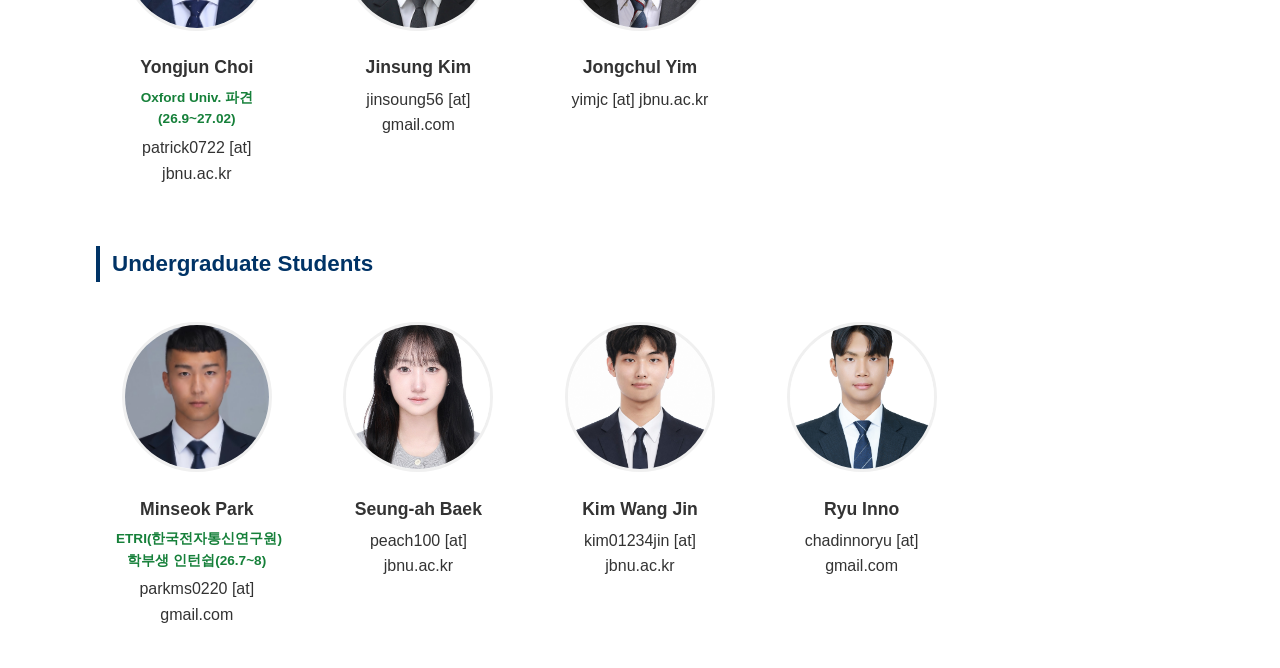
<file: team.html>
<!DOCTYPE html>
<html lang="ko">
<head>
    <meta charset="UTF-8">
    <meta name="viewport" content="width=device-width, initial-scale=1.0">
    <meta http-equiv="Content-Security-Policy" content="default-src 'self'; base-uri 'self'; object-src 'none'; frame-ancestors 'self'; img-src 'self'; script-src 'self'; style-src 'self';">
    <meta name="referrer" content="strict-origin-when-cross-origin">
    <title>Members - DAS Lab</title>
    <link rel="stylesheet" href="css/style.css">
</head>
<body>
    <header>
        <nav class="container">
            <a href="index.html" class="logo-area">
                <img src="assets/images/main_logo.png" alt="DAS Lab Logo" class="logo-img">
                <span class="lab-name">Defense & Advanced Security Lab @JBNU</span>
            </a>
            <ul class="nav-links">
                <li><a href="index.html">Home</a></li>
                <li><a href="team.html">Team</a></li>
                <li><a href="projects.html">Projects</a></li>
                <li><a href="publications.html">Publications</a></li>
                <li><a href="patents.html">Patents</a></li>
                <li><a href="gallery.html">Gallery</a></li>
            </ul>
        </nav>
    </header>

    <main class="container">
        <h3 class="degree-title professor-title">Professor</h3>

    <section class="pi-section">
        <div class="pi-card">
            <div class="pi-header">
                <div class="pi-image">
                    <img src="assets/images/team/profile-prof.jpg" alt="Professor">
                </div>
                <div class="pi-info">
                    <h3>Joon Soo Yoo, Ph.D.</h3>
                    <p class="pi-title">Assistant Professor</p>
                    <p class="pi-dept">Department of Advanced Defense Technology and Industry, JBNU</p>
                    <p class="pi-email">Email: <span>joonsooyoo [at] jbnu.ac.kr</span></p>
                    <p class="pi-phone">Office: +82-63-270-4585</p>
                    <h4>Education</h4>
                    <ul class="education-list">
                        <li><strong>Ph.D. in Cybersecurity</strong>, Korea University (2025.02)</li>
                        <li><strong>M.S. in Cybersecurity</strong>, Korea University (2020.02)</li>
                        <li><strong>B.S. in Mathematics</strong>, Korea University (2017.02)</li>
                    </ul>
                </div>
            </div>
            
            <div class="pi-details">
                <div class="detail-column">
                    <h4>Professional Experience</h4>
                    <ul class="education-list">
                        <li><strong>Assistant Professor</strong>, Dept. of Advanced Defense Technology and Industry, JBNU (2025.10 – Present)</li>
                        <li><strong>Director</strong>, System and Control Society, IEIE (2026.01 – Present)</li>
                        <li><strong>Technical Consultant</strong>, Korean Intellectual Property Trial and Appeal Board (IPTAB) (2025.11)</li>
                        <li><strong>Postdoctoral Researcher</strong>, Institute of Information Security, Korea University (2025.03 – 2025.09)</li>
                    </ul>
                </div>


            </div>
        </div>
    </section>

        </section>

        <hr class="divider">

        <section class="students-section">
            <h3 class="degree-title">Ph.D. Students</h3>
            <div class="student-grid">
                <div class="student-item">
                    <img src="assets/images/team/moud.JPG" alt="Student">
                    <div class="student-info"><p class="name">Mahmoud Buhedma</p></div>
                    <!-- <p class="interest">Research Interests: 준비 중</p> -->
                    <p class="email">mood [at] jbnu.ac.kr</p>
                </div>
            </div>

            <h3 class="degree-title">Master Students</h3>
            <div class="student-grid">
                <div class="student-item">
                    <img src="assets/images/team/yongjun.jpg" alt="Student">
                    <div class="student-info"><p class="name">Yongjun Choi</p></div>
                    <p class="student-status">Oxford Univ. 파견(26.9~27.02)</p>
                    <!-- <p class="interest">Research Interests: 준비 중</p>  -->
                    <p class="email">patrick0722 [at] jbnu.ac.kr</p>
                </div>
                <div class="student-item">
                    <img src="assets/images/team/jinsung.jpg" alt="Student">
                    <div class="student-info"><p class="name">Jinsung Kim</p></div>
                    <!-- <p class="interest">Research Interests: 준비 중</p>  -->
                    <p class="email">jinsoung56 [at] gmail.com</p>
                </div>
                <div class="student-item">
                    <img src="assets/images/team/jongchul.png" alt="Student">
                    <div class="student-info"><p class="name">Jongchul Yim</p></div>
                    <p class="email">yimjc [at] jbnu.ac.kr</p>
                </div>
            </div>

            <h3 class="degree-title">Undergraduate Students</h3>
            <div class="student-grid">
                <div class="student-item">
                    <img src="assets/images/team/minseok.jpg" alt="Student">
                    <div class="student-info"><p class="name">Minseok Park</p></div>
                    <p class="student-status">ETRI(한국전자통신연구원) 학부생 인턴쉽(26.7~8)</p>
                    <!-- <p class="interest">Research Interests: 준비 중</p>  -->
                    <p class="email">parkms0220 [at] gmail.com</p>
                </div>
                <div class="student-item">
                    <img src="assets/images/team/seungah.jpg" alt="Student">
                    <div class="student-info"><p class="name">Seung-ah Baek</p></div>
                    <p class="email">peach100 [at] jbnu.ac.kr</p>
                </div>
                <div class="student-item">
                    <img src="assets/images/team/wangjin.jpg" alt="Student">
                    <div class="student-info"><p class="name">Kim Wang Jin</p></div>
                    <p class="email">kim01234jin [at] jbnu.ac.kr</p>
                </div>
                <div class="student-item">
                    <img src="assets/images/team/inno.jpg" alt="Student">
                    <div class="student-info"><p class="name">Ryu Inno</p></div>
                    <p class="email">chadinnoryu [at] gmail.com</p>
                </div>
            </div>

        </section>
    </main>

    <script src="js/main.js"></script>
</body>
</html>
</file>
<file: css/style.css>
/* 기본 초기화 */
* {
    margin: 0;
    padding: 0;
    box-sizing: border-box;
}

body {
    font-family: 'Noto Sans KR', sans-serif;
    line-height: 1.6;
    color: #333;
}

.container {
    width: 85%;
    max-width: 1200px;
    margin: 0 auto;
}

/* 헤더 스타일 */
header {
    background: #fff;
    border-bottom: 1px solid #eee;
    padding: 1rem 0;
    position: sticky;
    top: 0;
    z-index: 100;
}

nav {
    display: flex;
    justify-content: space-between;
    align-items: center;
}

/* 로고 영역 레이아웃 */
.logo-area {
    display: flex;
    align-items: center;
    text-decoration: none; /* 링크 밑줄 제거 */
    gap: 15px; /* 로고와 텍스트 사이 간격 */
}

.logo-img {
    height: 45px; /* 로고 크기 살짝 조정 */
    width: auto;
}

.lab-name {
    font-size: 1.5rem;
    font-weight: 700;
    color: #003366; /* JBNU 상징색 혹은 네이비 톤 */
    letter-spacing: -0.5px;
}

/* 메뉴 항목 간격 조정 */
.nav-links {
    list-style: none;
    display: flex;
    gap: 25px; /* 메뉴 사이 간격 */
}

.nav-links a {
    text-decoration: none;
    color: #444;
    font-size: 1.15rem;
    font-weight: 500;
    /* text-transform: uppercase; 메뉴를 깔끔하게 대문자로 표기 */
    transition: color 0.3s ease;
}

.nav-links a:hover {
    color: #200066;
}


/* 히어로 섹션 스타일 */
.hero {
    background: linear-gradient(145deg, #021027 0%, #051937 100%);
    padding: 50px 0;
    text-align: center;
    color: #ffffff;
    margin-bottom: 30px;
}

.hero h1 {
    font-size: 3.2rem;   /* <--- 이 수치를 키우거나 줄이세요 (예: 3.5rem, 4.0rem) */
    font-weight: 700;
    margin-bottom: 10px;
}

.univ-tag {
    font-size: 1.2rem;   /* <--- 이 수치를 수정하세요 (예: 1.1rem, 1.4rem) */
    font-weight: 400;
    color: #ffffff;      /* 이전에 설정한 포인트 컬러 */
    letter-spacing: 1px;
}

.description-container {
    /* max-width: 1000px; */
    margin: 0 auto;
    padding: 35px 25px 0;
    border-top: 1px solid rgba(100, 255, 218, 0.2); /* 포인트 컬러 투명도 조절 */
}

.hero-description {
    font-size: 1.4rem;
    line-height: 1.9; /* 가독성을 위해 줄 간격 소폭 확대 */
    color: #ccd6f6;
    font-weight: 300;
    
    /* 핵심: 양쪽 끝 정렬 및 마지막 줄 중앙 정렬 */
    text-align: justify;
    text-justify: inter-word; /* 단어 사이 간격을 조절해 끝선을 맞춤 */
    text-align-last: center;   /* 마지막 줄만 중앙으로 */
    
    /* 단어 단위로 줄바꿈하여 한 단어가 잘리는 현상 방지 */
    word-break: keep-all; 
}

/* 강조 텍스트(strong) 스타일 세련되게 수정 */
.hero-description strong {
    color: #ffffff; /* 포인트 컬러로 강조 */
    font-weight: 500;
    text-decoration: none; /* 밑줄 대신 부드러운 배경 강조 효과 */
    /* background: rgba(100, 255, 218, 0.1);  */
    /* padding: 2px 4px;
    border-radius: 3px;
    transition: all 0.3s ease; */
}

.hero-description strong:hover {
    background: rgba(100, 255, 218, 0.2);
    color: #ffffff;
}

/* 뉴스 섹션 스타일 */
.news {
    padding: 50px 0;
}

.news h2 {
    border-bottom: 2px solid #003366;
    display: inline-block;
    margin-bottom: 20px;
}

.news ul {
    list-style: none;
}

.news li {
    font-size: 1.2rem; 
    margin-bottom: 10px;
    padding-bottom: 10px;
    border-bottom: 1px dashed #ddd;
}

.research-summary p {
    margin-bottom: 30px;
    font-size: 1.2rem; 
    line-height: 1.6;
    color: #333;
    font-weight: 400;
    word-break: keep-all;
}

.research-pillars h2 {
    border-bottom: 2px solid #003366;
    display: inline-block;
    margin-bottom: 20px;    
}

.research-pillars {
    padding: 0px 0;
    margin-bottom: -20px;    
}

.research-summary strong {
    color: #003366; /* DAS Lab 메인 컬러 */
    font-weight: 700;
}


/* Home  */
.pillar-grid {
    display: grid;
    grid-template-columns: repeat(auto-fill, minmax(300px, 1fr));
    gap: 30px;
    /* margin-top: 30px; */
}

.pillar-card {
    text-align: left; /* 요약은 중앙 정렬이지만 카드는 좌측 정렬이 가독성에 좋습니다 */
    background: #fff;
    padding: 40px 30px;
    border-radius: 12px;
    border: 1px solid #eee;
    box-shadow: 0 4px 6px rgba(0,0,0,0.05);
    transition: transform 0.3s ease;
}

.pillar-card:hover {
    transform: translateY(-10px);
    border-color: #003366;
}

.pillar-icon {
    font-size: 3rem;
    margin-bottom: 20px;
}

.pillar-card h3 {
    color: #003366;
    font-size: 1.5rem;
    margin-bottom: 20px;
    border-bottom: 2px solid #f0f0f0;
    padding-bottom: 10px;
}

.sub-pillar {
    margin-bottom: 20px;
}

.ai-security-card {
    text-align: left; /* 리스트 가독성을 위해 좌측 정렬 추천 */
}

.pillar-image {
    width: 100%;
    /* 원하는 높이로 고정합니다. 이 값을 조절해서 맞춰보세요. */
    height: 250px; 
    
    /* 이미지가 이 영역 밖으로 나가는 것을 방지합니다 */
    overflow: hidden; 
    
    /* 이미지와 텍스트 사이 경계선 (선택사항) */
    border-bottom: 1px solid #eee; 

    /* 이미지를 가운데 정렬하기 위한 Flex 설정 */
    display: flex;
    align-items: center;
    justify-content: center;
    background-color: #f9f9f9; /* 이미지가 작을 때 보일 배경색 */
}

.pillar-image img {
    width: 100%;
    height: 100%;
    
    /* 핵심: 비율을 유지하면서 박스 안에 모두 보이게 맞춤 */
    object-fit: contain; 
    
    /* 만약 이미지를 꽉 채우고 넘치는 부분은 잘라도 된다면 아래 주석을 해제하고 위를 주석 처리하세요 */
    /* object-fit: cover; */
}

.sub-pillar h4 {
    color: #003366;
    font-size: 1.2rem;
    margin: 15px 0 8px 0;
    border-left: 3px solid #003366;
    padding-left: 10px;
}

.detail-list {
    list-style: none;
    padding-left: 15px;
}

.detail-list li {
    font-size: 1.2rem;
    color: #555;
    position: relative;
    margin-bottom: 5px;
}

.detail-list li::before {
    content: "•";
    color: #003366;
    font-weight: bold;
    display: inline-block; 
    width: 1em;
    margin-left: -1em;
}

/* News List Styling */
.news-list {
    list-style: none;
    padding: 0;
}

.news-list li {
    padding: 12px 0;
    border-bottom: 1px solid #eee;
}

.news-list .date {
    font-weight: 700;
    color: #003366;
    margin-right: 15px;
}
/* ============================================================
   TEAM PAGE STYLES (교수님 및 팀원 섹션)
   ============================================================ */


/* 섹션 타이틀 */
.section-title {
    font-size: 2.3em;
    font-weight: bold;
    color: #000000;
}


/* 교수님 카드 레이아웃 (가로 정렬) */
.pi-card {
    background: #fff;
    padding: 40px;
    border: 1px solid #eee;
    border-radius: 12px;
    margin-top: 20px;
    box-shadow: 0 4px 15px rgba(0, 0, 0, 0.05);
}

.pi-header {
    display: flex;
    gap: 40px;
    align-items: flex-start;
    padding-bottom: 30px;
    /* border-bottom: 1px solid #f5f5f5;  */
    margin-bottom: px;
}

/* 경력/학력 제목 강조 */
.pi-details h4 {
    color: #003366;
    margin-bottom: 15px;
    font-size: 1.2rem;
    border-left: 4px solid #003366;
    padding-left: 10px;
}

/* 교수님 사진 크기 조절 */
.pi-image img {
    width: 300px;       /* 사진 너비 고정 */
    height: auto;
    border-radius: 8px; /* 살짝 둥근 모서리 */
    box-shadow: 0 4px 10px rgba(0,0,0,0.1);
}

/* 교수님 정보 텍스트 영역 */
.pi-info {
    flex: 1;
}

.pi-info h3 {
    font-size: 1.8rem;
    color: #002442;
    margin-bottom: 5px;
}

.pi-info h4 {
    color: #003366;
    margin-bottom: 15px;
    font-size: 1.2rem;
    border-left: 4px solid #003366;
    padding-left: 10px;
}

.pi-title {
    font-size: 1.3em;
    font-weight: bold;
    color: #000000;
}

.pi-dept {
    color: #440055;
    font-weight: bold;
    margin-bottom: 15px;
}

.pi-email {
    color: #000000;
    font-weight: bold;
    /* margin-bottom: 15px; */
}

.pi-phone {
    color: #000000;
    font-weight: bold;
    margin-bottom: 15px;
}



/* 학력 리스트 스타일 */
.education-list {
    list-style: none;
    padding-left: 0;
}

.education-list li {
    position: relative;
    padding-left: 15px;
    margin-bottom: 10px;
    font-size: 1rem;
}

.education-list li::before {
    content: "•";
    position: absolute;
    left: 0;
    color: #003366;
}


.divider {
    margin: 50px 0;
    border: 0;
    border-top: 1px solid #eee;
}

/* Join Us Section 스타일 */
.join-us {
    /* padding: 60px 0; */
    text-align: center;
}

.join-box {
    background-color: #f8faff; /* 아주 연한 파란색 배경 */
    padding: 20px 20px;
    border-radius: 15px;
    border: 1px dashed #003366; /* 연구실 테마 컬러 점선 */
    /* max-width: 1000px; */
    margin: 0 auto;
    margin-bottom: 25px;
}

.join-box h2 {
    margin-bottom: 20px;
    color: #003366;
    border-bottom: none; /* 상단 타이틀과 차별화 */
}

.join-text {
    font-size: 1.2rem;
    color: #333;
    margin-bottom: 15px;
    word-break: keep-all;
}

.contact-info {
    font-size: 1.1rem;
    color: #555;
}

.email-link {
    color: #003366;
    font-weight: 700;
    text-decoration: underline;
    transition: color 0.3s;
}

.email-link:hover {
    color: #0055aa;
}

/* ============================================================
   STUDENTS SECTION STYLES
   ============================================================ */

/* 학위 과정 타이틀 (Ph.D., Master 등) */
.degree-title {
    font-size: 1.4rem;
    color: #003366;
    border-left: 4px solid #003366; /* 왼쪽에 강조선 */
    padding-left: 12px;
    margin: 40px 0 20px 0;
    font-weight: 700;
}

/* 학생들을 가로로 정렬하는 그리드 */
.student-grid {
    display: grid;
    /* 최소 200px 너비를 유지하며 남은 공간을 채움 (반응형) */
    grid-template-columns: repeat(auto-fill, minmax(200px, 1fr));
    gap: 20px; /* 아이템 사이 간격 */
    margin-bottom: 20px;
}

/* 학생 개별 아이템 카드 */
.student-item {
    text-align: center; /* 텍스트 중앙 정렬 */
    background: #fff;
    padding: 20px;
    transition: transform 0.3s ease; /* 마우스 올렸을 때 효과 */
}

.student-item:hover {
    transform: translateY(-5px); /* 살짝 위로 올라가는 효과 */
}

/* 학생 사진 스타일 (원형) */
.student-item img {
    width: 150px;
    height: 150px;
    border-radius: 50%; /* 완전한 원형 */
    object-fit: cover; /* 사진이 일그러지지 않게 꽉 채움 */
    border: 3px solid #f0f0f0;
    margin-bottom: 15px;
}

.student-photo-placeholder {
    width: 150px;
    height: 150px;
    border-radius: 50%;
    border: 3px solid #f0f0f0;
    margin: 0 auto 15px;
    display: flex;
    align-items: center;
    justify-content: center;
    background: #f5f6f8;
    color: #8a9099;
    font-size: 0.85rem;
}

/* 학생 이름 */
.student-info .name {
    font-size: 1.1rem;
    font-weight: 700;
    color: #333;
    margin-bottom: 5px;
}

.student-status {
    color: #16803a;
    font-size: 0.85rem;
    font-weight: 600;
    margin: 5px 0;
    word-break: keep-all;
}

/* 관심 분야 */
.student-info .interest {
    font-size: 0.85rem;
    color: #666;
    margin-bottom: 3px;
    word-break: keep-all; /* 단어 단위 줄바꿈 */
}

/* 학생 이메일 */
.student-info .email {
    font-size: 0.8rem;
    color: #003366;
    text-decoration: none;
}


.professor-title {
    /* border-left: 4px solid #4a6212;  */
    font-size: 2rem;     /* 기존 1.4rem보다 크게 설정 */
    margin-top: 20px;    /* 상단 여백 조절 */
    color: #000000;      /* 색상을 조금 더 진하게 할 수도 있습니다 */
}

/* ============================================================
   PUBLICATION SECTION STYLES
   ============================================================ */

.pub-list {
    margin-bottom: 40px;
}

.pub-item {
    padding: 20px 0;
    border-bottom: 1px solid #eee;
    transition: background 0.2s;
}

.pub-item:hover {
    background-color: #fcfcfc;
}

.pub-title {
    font-size: 1.15rem;
    font-weight: 700;
    color: #111;
    margin-bottom: 5px;
}

.pub-authors {
    font-size: 1rem;
    color: #444;
}

.pub-authors strong {
    color: #003366; /* 본인 이름 강조 */
    text-decoration: underline;
}

.pub-venue {
    font-style: italic;
    color: #666;
    margin-top: 5px;
}

.pub-btn {
    display: inline-block;
    margin-top: 10px;
    padding: 5px 12px;
    background: #003366;
    color: #fff;
    text-decoration: none;
    font-size: 0.85rem;
    border-radius: 4px;
}

.pub-btn:hover {
    background: #0055aa;
}

.pub-desc {
    margin-top: 8px;
    font-size: 0.9rem;
    color: #555;
    line-height: 1.5;
}

/* 저자 강조 스타일 */
.pub-authors strong {
    color: #003366;
    text-decoration: none;
    border-bottom: 2px solid #003366; /* 밑줄 대신 강조 포인트 */
}

.scholar-link {
    margin: 20px 0 30px 0;
    padding: 15px;
    background-color: #f0f7ff;
    border-radius: 8px;
    font-size: 1rem;
}

.scholar-link a {
    color: #003366;
    font-weight: 700;
    text-decoration: underline;
}

/* Miscellaneous Page Styles */
.miscellaneous-entry {
    text-align: center;
    margin-bottom: 25px;
}

.miscellaneous-link {
    display: inline-block;
    padding: 12px 30px;
    border-radius: 5px;
    background: #003366;
    color: #fff;
    font-size: 1.15rem;
    font-weight: 500;
    text-decoration: none;
    transition: background 0.2s;
}

.miscellaneous-link:hover,
.miscellaneous-link:focus-visible {
    background: #0055aa;
}

.course-list {
    padding-left: 1.5em;
    margin-bottom: 40px;
    font-size: 1.15rem;
}

.course-list li {
    padding: 15px 0;
    border-bottom: 1px solid #eee;
}

.course-list a {
    color: #003366;
    font-weight: 700;
    text-underline-offset: 4px;
}

.course-list a:hover,
.course-list a:focus-visible {
    color: #0055aa;
}

/* Gallery Page Styles */
.gallery-grid {
    display: grid;
    grid-template-columns: repeat(auto-fill, minmax(280px, 1fr));
    gap: 20px;
    margin-bottom: 40px;
}

.gallery-item {
    background: #fff;
    border: 1px solid #eee;
    border-radius: 8px;
    overflow: hidden;
    transition: transform 0.3s ease;
}

.gallery-item:hover {
    transform: scale(1.02);
    box-shadow: 0 5px 15px rgba(0,0,0,0.1);
}

.gallery-item img {
    width: 100%;
    height: 200px;
    object-fit: cover; /* 사진 비율 유지하며 꽉 채움 */
    display: block;
}

.gallery-caption {
    padding: 12px;
    font-size: 0.9rem;
    text-align: center;
    color: #444;
    font-weight: 500;
}

/* 행사 날짜 헤더 스타일 */
.event-date-header {
    margin: 30px 0 15px 0;
    padding-bottom: 10px;
    border-bottom: 2px solid #f0f0f0;
}

.event-date-header h4 {
    color: #003366;
    font-size: 1.2rem;
    margin-bottom: 5px;
}

.event-date-header p {
    color: #777;
    font-size: 0.95rem;
}

/* Projects Page Styles */
.project-item {
    display: flex;
    gap: 40px;
    margin-bottom: 60px;
    align-items: flex-start;
    padding-bottom: 40px;
    border-bottom: 1px solid #eee;
}

.project-image {
    flex: 1;
    max-width: 450px;
}

.project-image img {
    width: 100%;
    height: auto;
    border-radius: 8px;
    box-shadow: 0 4px 12px rgba(0,0,0,0.1);
    border: 1px solid #eee;
}

.project-info {
    flex: 1.5;
}

.project-tag {
    display: inline-block;
    padding: 4px 10px;
    background-color: #003366;
    color: #fff;
    font-size: 0.8rem;
    font-weight: 700;
    border-radius: 4px;
    margin-bottom: 5px;
}

.project-info h3 {
    font-size: 1.5rem;
    color: #111;
    margin-bottom: 15px;
    line-height: 1.3;
}

.project-meta {
    font-size: 0.95rem;
    color: #555;
    margin-bottom: 20px;
    line-height: 1.6;
}

.project-desc {
    font-size: 1rem;
    color: #444;
    line-height: 1.7;
    word-break: keep-all;
}

/* 모바일 대응 */
@media (max-width: 768px) {
    .project-item {
        flex-direction: column;
    }
    .project-image {
        max-width: 100%;
    }
}

/* ============================================================
   RESPONSIVE STYLES (모바일 최적화)
   ============================================================ */

@media (max-width: 768px) {
    /* 1. 네비게이션 전체 정렬 */
    nav {
        flex-direction: column;
        align-items: center;
        gap: 20px;
    }

    /* 2. 메뉴 리스트를 격자(Grid) 형태로 변경 */
    .nav-links {
        display: grid;
        /* 화면을 가로로 3등분하여 꽉 채움 */
        grid-template-columns: repeat(3, 1fr); 
        width: 100%; /* 부모 너비에 맞춤 */
        gap: 10px;
        padding: 0;
        list-style: none;
    }

    .nav-links li {
        margin: 0;
        text-align: center; /* 텍스트 중앙 정렬 */
    }

    .nav-links a {
        display: block;
        padding: 10px 0;
        background: #f8f9fa; /* 버튼 같은 느낌을 주려면 배경 추가 (선택사항) */
        border-radius: 5px;
        font-size: 0.9rem;
        width: 100%;
    }

    .lab-name {
        display: block;
        text-align: center;
        line-height: 1.4;
        font-size: 1.1rem;
    }


    /* 3. 교수님(PI) 카드 (가로 -> 세로 정렬) */
    .pi-card {
        flex-direction: column;
        align-items: center;
        text-align: center;
        padding: 20px;
    }

    .pi-header {
        flex-direction: column; /* 사진과 글을 세로로 배치 */
        align-items: center;    /* 중앙 정렬 */
        text-align: center;
    }

    .pi-image img {
        width: 200px !important; /* 사진 크기를 시원하게 키움 */
        height: auto;
        margin-bottom: 20px;     /* 아래 글자와의 간격 */
    }

    /* 2. 히어로 섹션 띄어쓰기 문제 해결 (index.html) */
    .hero-description {
        /* 모바일에서는 양쪽 정렬(justify)을 해제해야 띄어쓰기가 안 깨집니다 */
        text-align: center !important; 
        text-justify: none !important;
        text-align-last: center !important;
        
        font-size: 1.1rem; /* 모바일 환경에 맞는 글자 크기 조정 */
        line-height: 1.6;
        word-break: keep-all; /* 단어 단위 줄바꿈 유지 */
    }

    /* 네이비 박스 안의 텍스트도 중앙 정렬 */
    .description-container {
        padding: 20px 15px;
    }
    
    .pi-info h3 {
        font-size: 1.5rem;
    }

    /* 4. 학생 그리드 (한 줄에 1~2명씩) */
    .student-grid {
        grid-template-columns: repeat(auto-fill, minmax(160px, 1fr));
        gap: 15px;
    }

    .student-item img,
    .student-photo-placeholder {
        width: 120px;
        height: 120px;
    }

    /* 5. 타이틀 크기 조정 */
    .section-title {
        font-size: 2rem;
    }

    /* 6. 논문 목록: 텍스트 줄바꿈 허용 */
    .pub-item {
        padding: 15px 0;
    }

    .pub-title {
        font-size: 1rem;
    }
}
</file>
